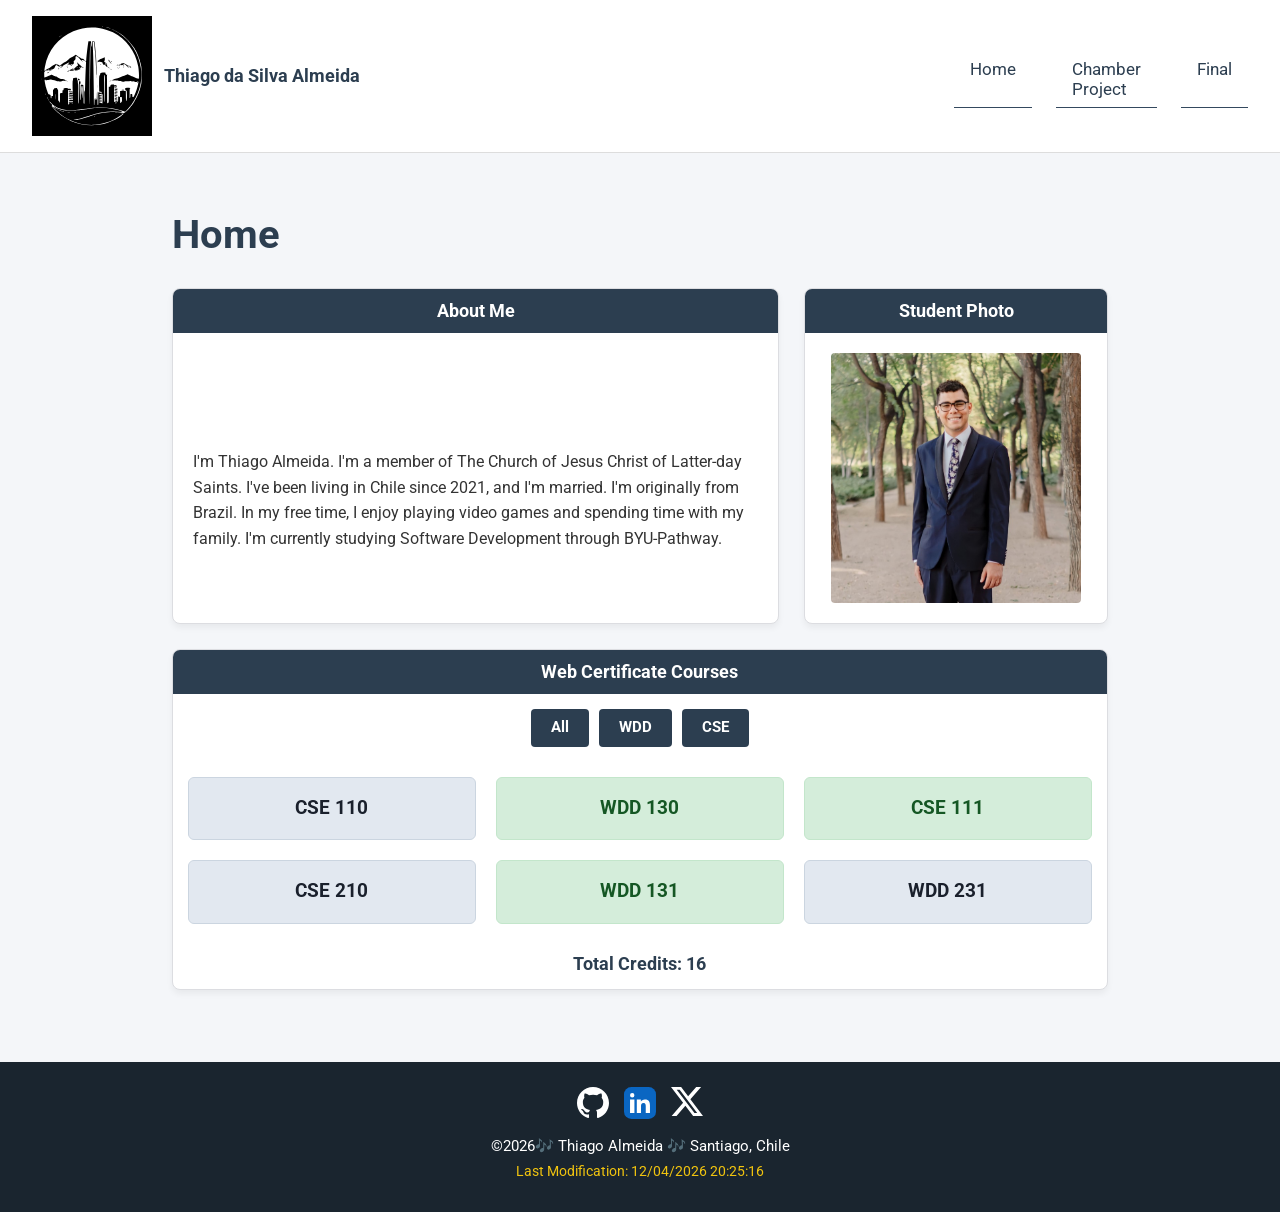
<file: index.html>
<!DOCTYPE html>
<html lang="en">
<head>
    <meta charset="UTF-8">
    <meta name="viewport" content="width=device-width, initial-scale=1.0">
    <title>WDD 231 – Web Frontend Development I – Thiago da Silva Almeida</title>
    <meta name="description"
      content="WDD 231 – Web Frontend Development I | Thiago Almeida, This is my assignment homepage. I use it to practice my web development skills.">
    <meta name="author" content="Thiago da Silva Almeida">
    <meta property="og:title" content="Thiago - Homepage">
    <meta property="og:description" content="This is my assignment homepage. I use it to practice my web development skills.">
    <meta property="og:image" content="https://thiagoalmeida001.github.io/wdd231/images/profile.jpg">
    <meta property="og:url" content="https://thiagoalmeida001.github.io/wdd231/">
    
    <link rel="preconnect" href="https://fonts.googleapis.com">
    <link rel="preconnect" href="https://fonts.gstatic.com" crossorigin>
    <link href="https://fonts.googleapis.com/css2?family=Roboto:ital,wght@0,100..900;1,100..900&display=swap" rel="stylesheet">
    
    <link rel="stylesheet" href="styles/normalize.css">
    <link rel="stylesheet" href="styles/base.css">
    <link rel="stylesheet" href="styles/large-base.css">
    <link rel="icon" href="images/favicon.ico">

    <script src="scripts/getdates.js" defer></script>
    <script src="scripts/courses.js" defer></script>
    <script src="scripts/navigation.js" defer></script>
</head>
<body>
    <header>
        <div class="logo-title-group">
            <div>
                <img src="images/logo.svg" alt="Thiago Almeida Site Logo" width="50" height="50">
                <span>Thiago da Silva Almeida</span>
            </div>
            <button id="menu-toggle" aria-label="Toggle Navigation Menu">☰</button>
        </div>
        <nav>
            <ul class="navigation" id="nav-menu">
                <li><a href="index.html">Home</a></li>
                <li><a href="chamberpage/index.html">Chamber Project</a></li>
                <li><a href="#">Final</a></li>
            </ul>
        </nav>
    </header>
    <main>
        <h1 class="main-title">Home</h1>
        <section class="card">
            <h2>About Me</h2>
            <div class="about-content">
                <p>I'm Thiago Almeida. I'm a member of The Church of Jesus Christ of Latter-day
                    Saints.
                    I've been living in Chile since 2021, and I'm married. I'm originally from Brazil.
                    In my
                    free time, I enjoy playing video games and spending time with my family. I'm
                    currently
                    studying Software Development through BYU-Pathway.
                </p>
                
            </div>
            </section>
        <section class="card">
            <h2>Student Photo</h2>
            <div class="profile">
                <img src="images/profile.jpg" alt="Thiago Almeida Profile Picture" class="profile-img">
            </div>      
        </section>
        <section class="card">
            <h2>Web Certificate Courses</h2>
            <div class="course-filters">
                <button id="all-courses">All</button>
                <button id="wdd-courses">WDD</button>
                <button id="cse-courses">CSE</button>
            </div>
            <div class="courses-container"></div>
            <p class="credits-total">Total Credits: <span id="total-credits"></span></p>
        </section>
        <dialog id="course-details"></dialog>
    </main>
    <footer>
        <div class="social-links">
            <a href="https://github.com/ThiagoAlmeida001" target="_blank" aria-label="Visita mi perfil de GitHub">
                <img src="images/github-white-icon.svg" alt="GitHub Logo" width="30" height="30">
            </a>
            <a href="https://www.linkedin.com/in/thiagodasilvaalmeida/" target="_blank" aria-label="Visita mi perfil de LinkedIn">
                <img src="images/linkedin-app-icon.svg" alt="LinkedIn Logo" width="30" height="30">
            </a>
            <a href="https://x.com/Thiagod27889542" target="_blank" aria-label="Visita mi perfil de X">
                <img src="images/x-social-media-white-icon.svg" alt="X Logo" width="30" height="30">
            </a>
        </div>
        <p>&copy;<span id="currentyear"></span>🎶 Thiago Almeida 🎶 Santiago, Chile</p>
        <p id="lastModified"></p>
    </footer>
</body>
</html>
</file>
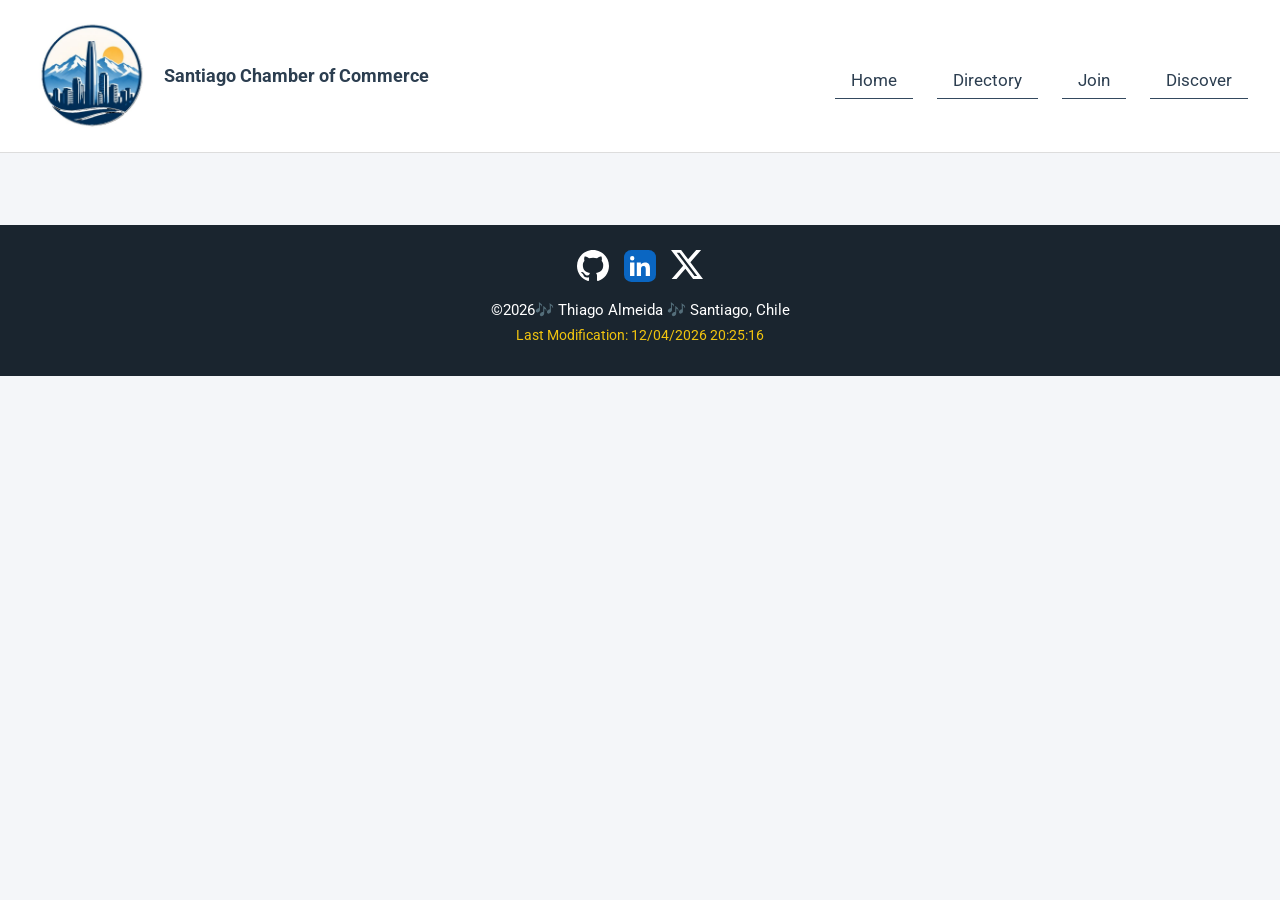
<file: chamberpage/index.html>
<!DOCTYPE html>
<html lang="en">
<head>
    <meta charset="UTF-8">
    <meta name="viewport" content="width=device-width, initial-scale=1.0">
    <title>WDD 231 – Web Frontend Development I – Thiago da Silva Almeida</title>
    <meta name="description"
      content="WDD 231 – Web Frontend Development I | Thiago Almeida, This is my assignment homepage. I use it to practice my web development skills.">
    <meta name="author" content="Thiago da Silva Almeida">
    <meta property="og:title" content="Thiago - Homepage">
    <meta property="og:description" content="This is my assignment homepage. I use it to practice my web development skills.">
    <meta property="og:image" content="https://thiagoalmeida001.github.io/wdd231/images/profile.jpg">
    <meta property="og:url" content="https://thiagoalmeida001.github.io/wdd231/">
    
    <link rel="preconnect" href="https://fonts.googleapis.com">
    <link rel="preconnect" href="https://fonts.gstatic.com" crossorigin>
    <link href="https://fonts.googleapis.com/css2?family=Roboto:ital,wght@0,100..900;1,100..900&display=swap" rel="stylesheet">
    <link rel="stylesheet" href="styles/chamber.css">
    <link rel="stylesheet" href="styles/chamber-large.css">
    <link rel="icon" href="images/favicon.ico">

    <script src="scripts/getdates.js" defer></script>
    <script src="scripts/navigation.js" defer></script>
</head>
<body>
    <header>
        <div class="logo-title-group">
            <div>
                <img src="images/logo.jpg" alt="Thiago Almeida Site Logo" width="50" height="50">
                <span>Santiago Chamber of Commerce</span>
            </div>
            <button id="menu-toggle" aria-label="Toggle Navigation Menu">☰</button>
        </div>
        <nav>
            <ul class="navigation" id="nav-menu">
                <li><a href="index.html">Home</a></li>
                <li><a href="directory.html">Directory</a></li>
                <li><a href="join.html">Join</a></li>
                <li><a href="discover.html">Discover</a></li>
            </ul>
        </nav>
    </header>
    <main>

    </main>
    <footer>
        <div class="social-links">
            <a href="https://github.com" target="_blank" aria-label="Visita mi perfil de GitHub">
                <img src="images/github-white-icon.svg" alt="GitHub Logo" width="30" height="30">
            </a>
            <a href="https://linkedin.com" target="_blank" aria-label="Visita mi perfil de LinkedIn">
                <img src="images/linkedin-app-icon.svg" alt="LinkedIn Logo" width="30" height="30">
            </a>
            <a href="https://x.com" target="_blank" aria-label="Visita mi perfil de X">
                <img src="images/x-social-media-white-icon.svg" alt="X Logo" width="30" height="30">
            </a>
        </div>
        <p>&copy;<span id="currentyear"></span>🎶 Thiago Almeida 🎶 Santiago, Chile</p>
        <p id="lastModified"></p>
    </footer>
</body>
</html>
</file>
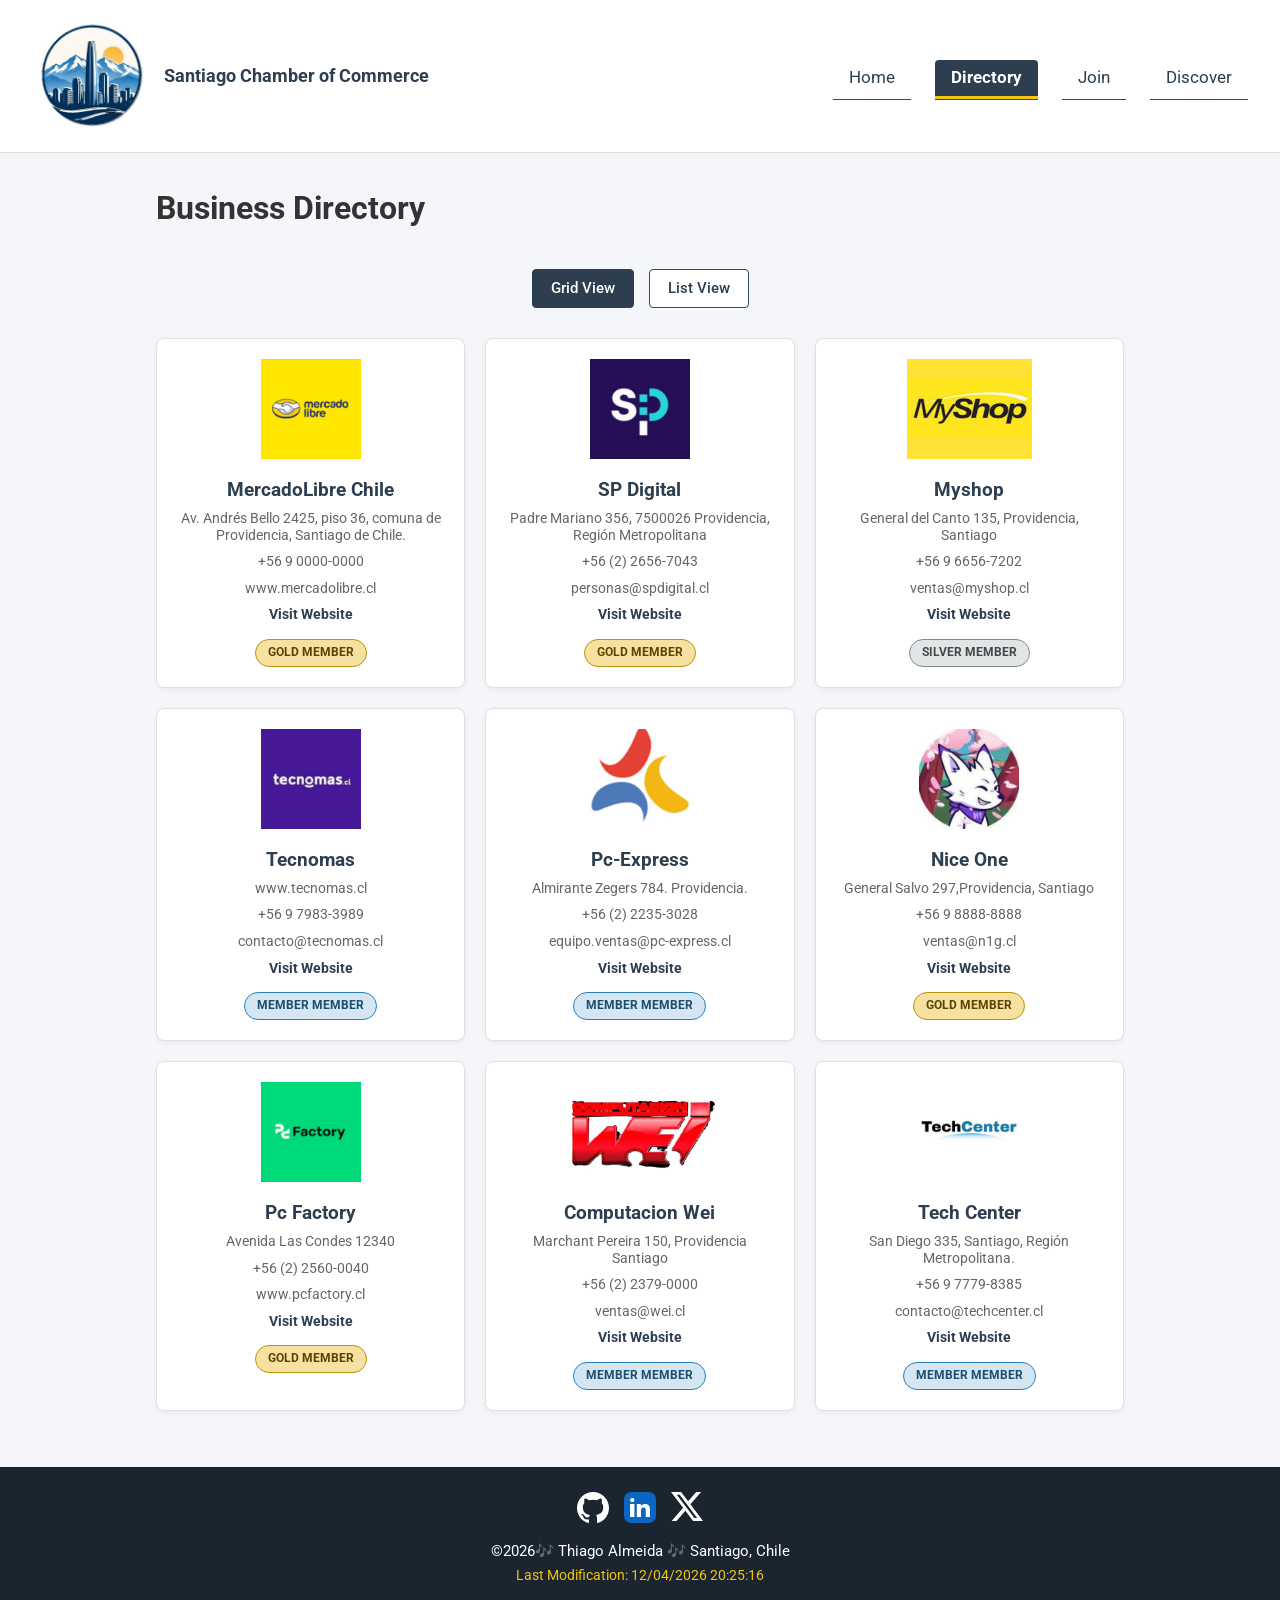
<file: chamber/directory.html>
<!DOCTYPE html>
<html lang="en">
<head>
    <meta charset="UTF-8">
    <meta name="viewport" content="width=device-width, initial-scale=1.0">
    <title>Santiago Chamber of Commerce - Directory</title>
    <meta name="description"
      content="Chamber of Commerce Directory page for Santiago, Chile. WDD 231 assignment.">
    <meta name="author" content="Thiago da Silva Almeida">
    <meta property="og:title" content="Santiago Chamber of Commerce Directory">
    <meta property="og:description" content="Chamber of Commerce Directory page for Santiago, Chile. WDD 231 assignment.">
    <meta property="og:type" content="website">
    <meta property="og:image" content="https://thiagoalmeida001.github.io/wdd231/images/profile.jpg">
    <meta property="og:url" content="https://thiagoalmeida001.github.io/wdd231/">
    
    <link rel="preconnect" href="https://fonts.googleapis.com">
    <link rel="preconnect" href="https://fonts.gstatic.com" crossorigin>
    <link href="https://fonts.googleapis.com/css2?family=Roboto:ital,wght@0,100..900;1,100..900&display=swap" rel="stylesheet">
    
    <link rel="stylesheet" href="styles/normalize.css">
    <link rel="stylesheet" href="styles/chamber.css">
    <link rel="stylesheet" href="styles/chamber-large.css">
    <link rel="icon" href="images/favicon.ico">

    <script src="scripts/getdates.js" defer></script>
    <script src="scripts/navigation.js" defer></script>
    <script src="scripts/directory.js" defer></script>

</head>
<body>
    <header>
        <div class="logo-title-group">
            <div>
                <img src="images/logo.jpg" alt="Thiago Almeida Site Logo" width="50" height="50">
                <span>Santiago Chamber of Commerce</span>
            </div>
            <button id="menu-toggle" aria-label="Toggle Navigation Menu">☰</button>
        </div>
        <nav>
            <ul class="navigation" id="nav-menu">
                <li><a href="index.html" >Home</a></li>
                <li><a href="directory.html" class="active">Directory</a></li>
                <li><a href="join.html">Join</a></li>
                <li><a href="discover.html">Discover</a></li>
            </ul>
        </nav>
    </header>
    <main>
        <h1>Business Directory</h1>

        <div class="directory-menu">
            <button id="grid-view-btn" class="active" aria-label="Grid View">Grid View</button>
            <button id="list-view-btn" aria-label="List View">List View</button>
        </div>

        <div id="directory-container" class="grid-layout"></div>
    </main>
    <footer>
        <div class="social-links">
            <a href="https://github.com" target="_blank" aria-label="Visita mi perfil de GitHub">
                <img src="images/github-white-icon.svg" alt="" width="30" height="30">
            </a>
            <a href="https://linkedin.com" target="_blank" aria-label="Visita mi perfil de LinkedIn">
                <img src="images/linkedin-app-icon.svg" alt="" width="30" height="30">
            </a>
            <a href="https://x.com" target="_blank" aria-label="Visita mi perfil de X">
                <img src="images/x-social-media-white-icon.svg" alt="" width="30" height="30">
            </a>
        </div>
        <p>&copy;<span id="currentyear"></span>🎶 Thiago Almeida 🎶 Santiago, Chile</p>
        <p id="lastModified"></p>
    </footer>
</body>
</html>
</file>
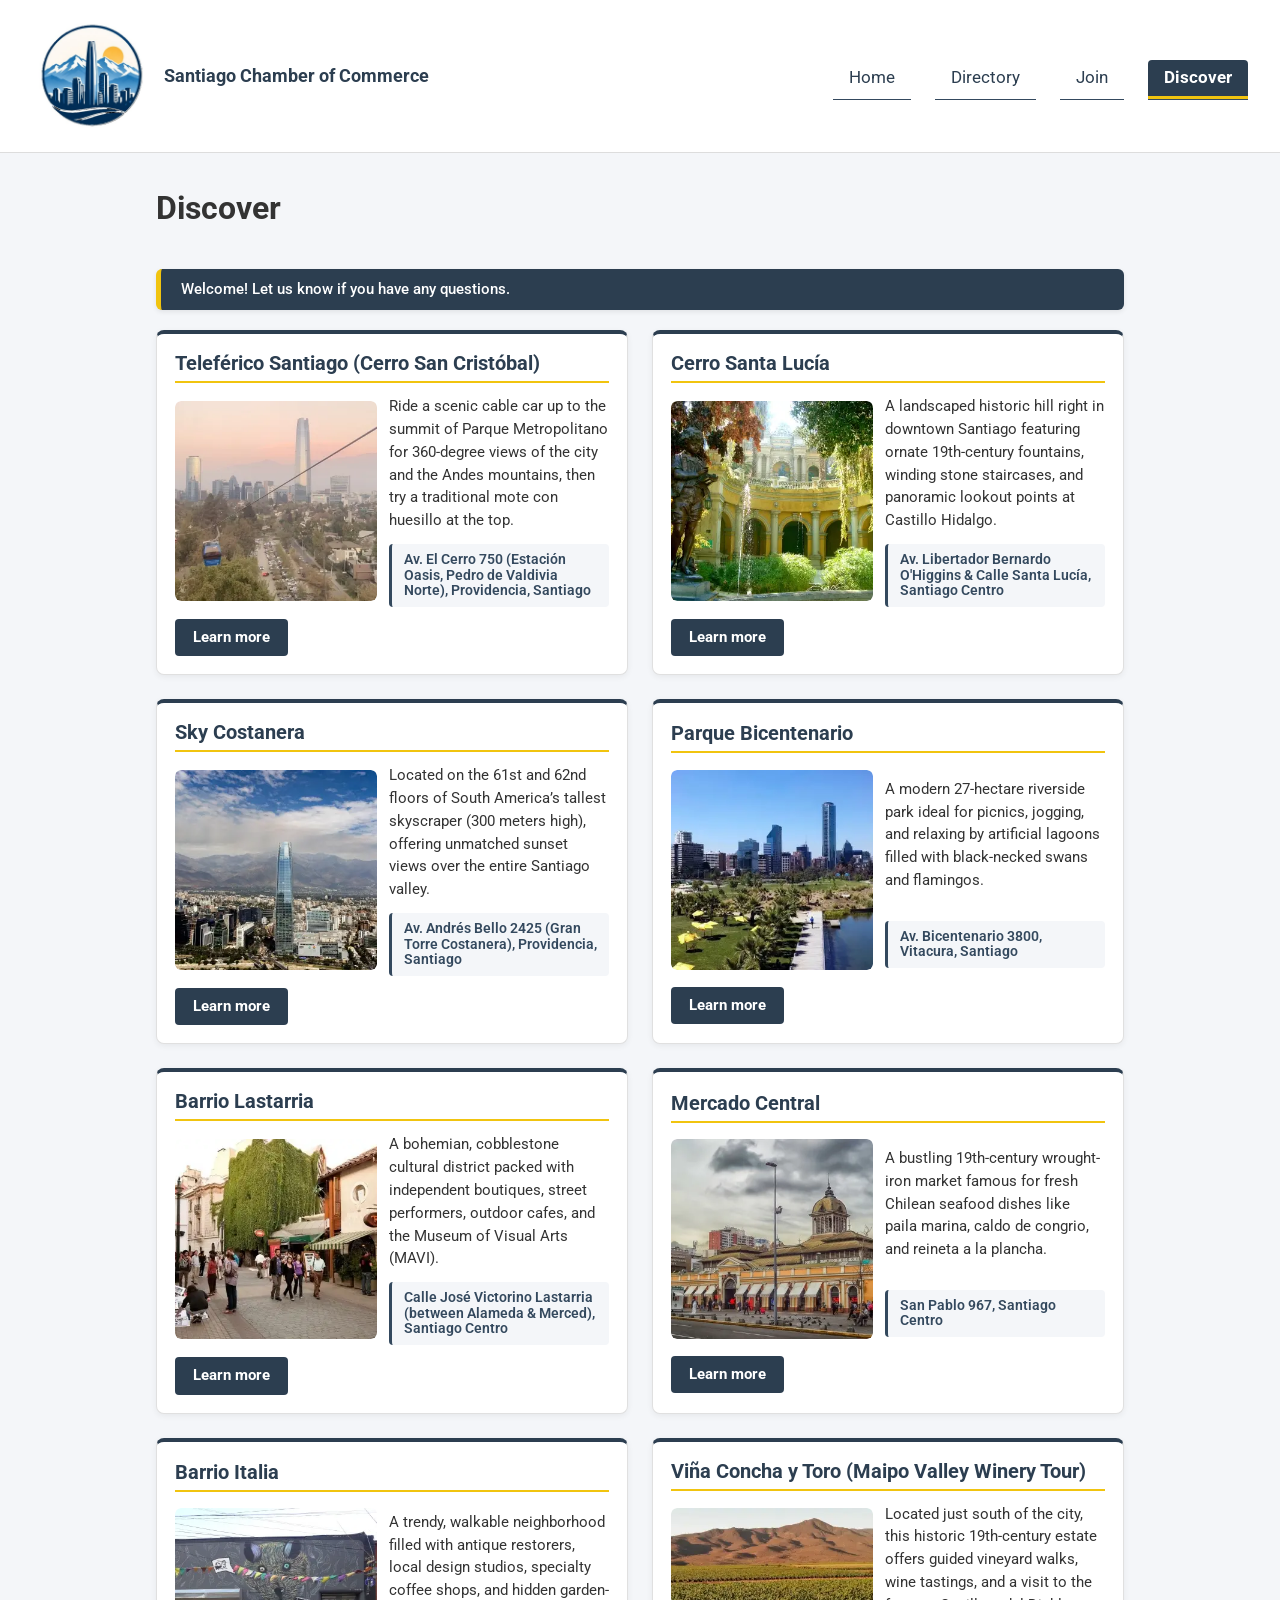
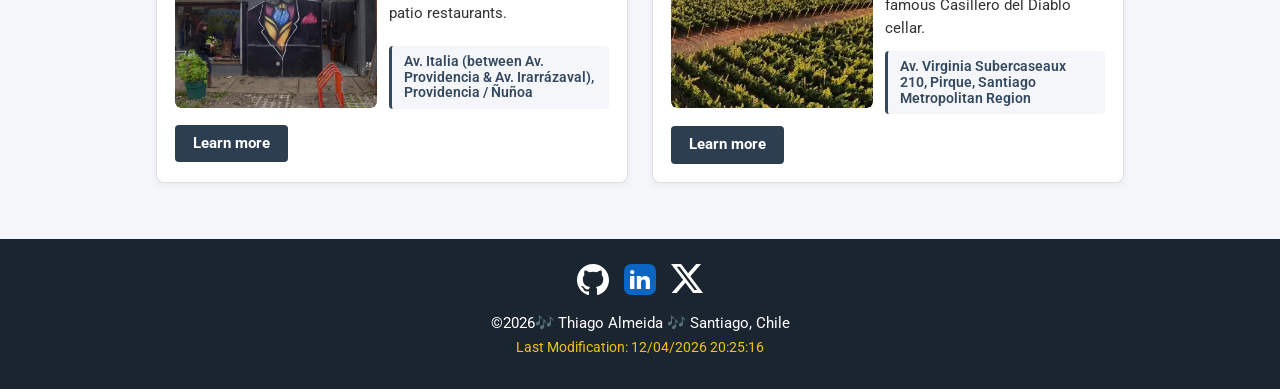
<file: chamber/discover.html>
<!DOCTYPE html>
<html lang="en">
<head>
    <meta charset="UTF-8">
    <meta name="viewport" content="width=device-width, initial-scale=1.0">
    <title>Santiago Chamber of Commerce - Discover</title>
    <meta name="description"
      content="Chamber of Commerce Discover page for Santiago, Chile. WDD 231 assignment.">
    <meta name="author" content="Thiago da Silva Almeida">
    <meta property="og:title" content="Santiago Chamber of Commerce Discover">
    <meta property="og:description" content="Chamber of Commerce Discover page for Santiago, Chile. WDD 231 assignment.">
    <meta property="og:type" content="website">
    <meta property="og:image" content="https://thiagoalmeida001.github.io/wdd231/images/profile.jpg">
    <meta property="og:url" content="https://thiagoalmeida001.github.io/wdd231/">
    
    <link rel="preconnect" href="https://fonts.googleapis.com">
    <link rel="preconnect" href="https://fonts.gstatic.com" crossorigin>
    <link href="https://fonts.googleapis.com/css2?family=Roboto:ital,wght@0,100..900;1,100..900&display=swap" rel="stylesheet">
    
    <link rel="stylesheet" href="styles/normalize.css">
    <link rel="stylesheet" href="styles/chamber.css">
    <link rel="stylesheet" href="styles/chamber-medium.css">
    <link rel="stylesheet" href="styles/chamber-large.css">
    <link rel="icon" href="images/favicon.ico">

    <script src="scripts/getdates.js" defer></script>
    <script src="scripts/navigation.js" defer></script>

    <script type="module" src="scripts/discover.mjs"></script>
    <script type="module" src="scripts/lastvisit.mjs"></script>

</head>
<body>
    <header>
        <div class="logo-title-group">
            <div>
                <img src="images/logo.jpg" alt="Thiago Almeida Site Logo" width="50" height="50">
                <span>Santiago Chamber of Commerce</span>
            </div>
            <button id="menu-toggle" aria-label="Toggle Navigation Menu">☰</button>
        </div>
        <nav>
            <ul class="navigation" id="nav-menu">
                <li><a href="index.html">Home</a></li>
                <li><a href="directory.html">Directory</a></li>
                <li><a href="join.html">Join</a></li>
                <li><a href="discover.html" class="active">Discover</a></li>
            </ul>
        </nav>
    </header>
    <main>

        <h1>Discover</h1>
        <p id="last-visit"></p>

        <div id="allplaces"></div>

    </main>
    <footer>
        <div class="social-links">
            <a href="https://github.com" target="_blank" aria-label="Visita mi perfil de GitHub">
                <img src="images/github-white-icon.svg" alt="" width="30" height="30">
            </a>
            <a href="https://linkedin.com" target="_blank" aria-label="Visita mi perfil de LinkedIn">
                <img src="images/linkedin-app-icon.svg" alt="" width="30" height="30">
            </a>
            <a href="https://x.com" target="_blank" aria-label="Visita mi perfil de X">
                <img src="images/x-social-media-white-icon.svg" alt="" width="30" height="30">
            </a>
        </div>
        <p>&copy;<span id="currentyear"></span>🎶 Thiago Almeida 🎶 Santiago, Chile</p>
        <p id="lastModified"></p>
    </footer>
</body>
</html>
</file>
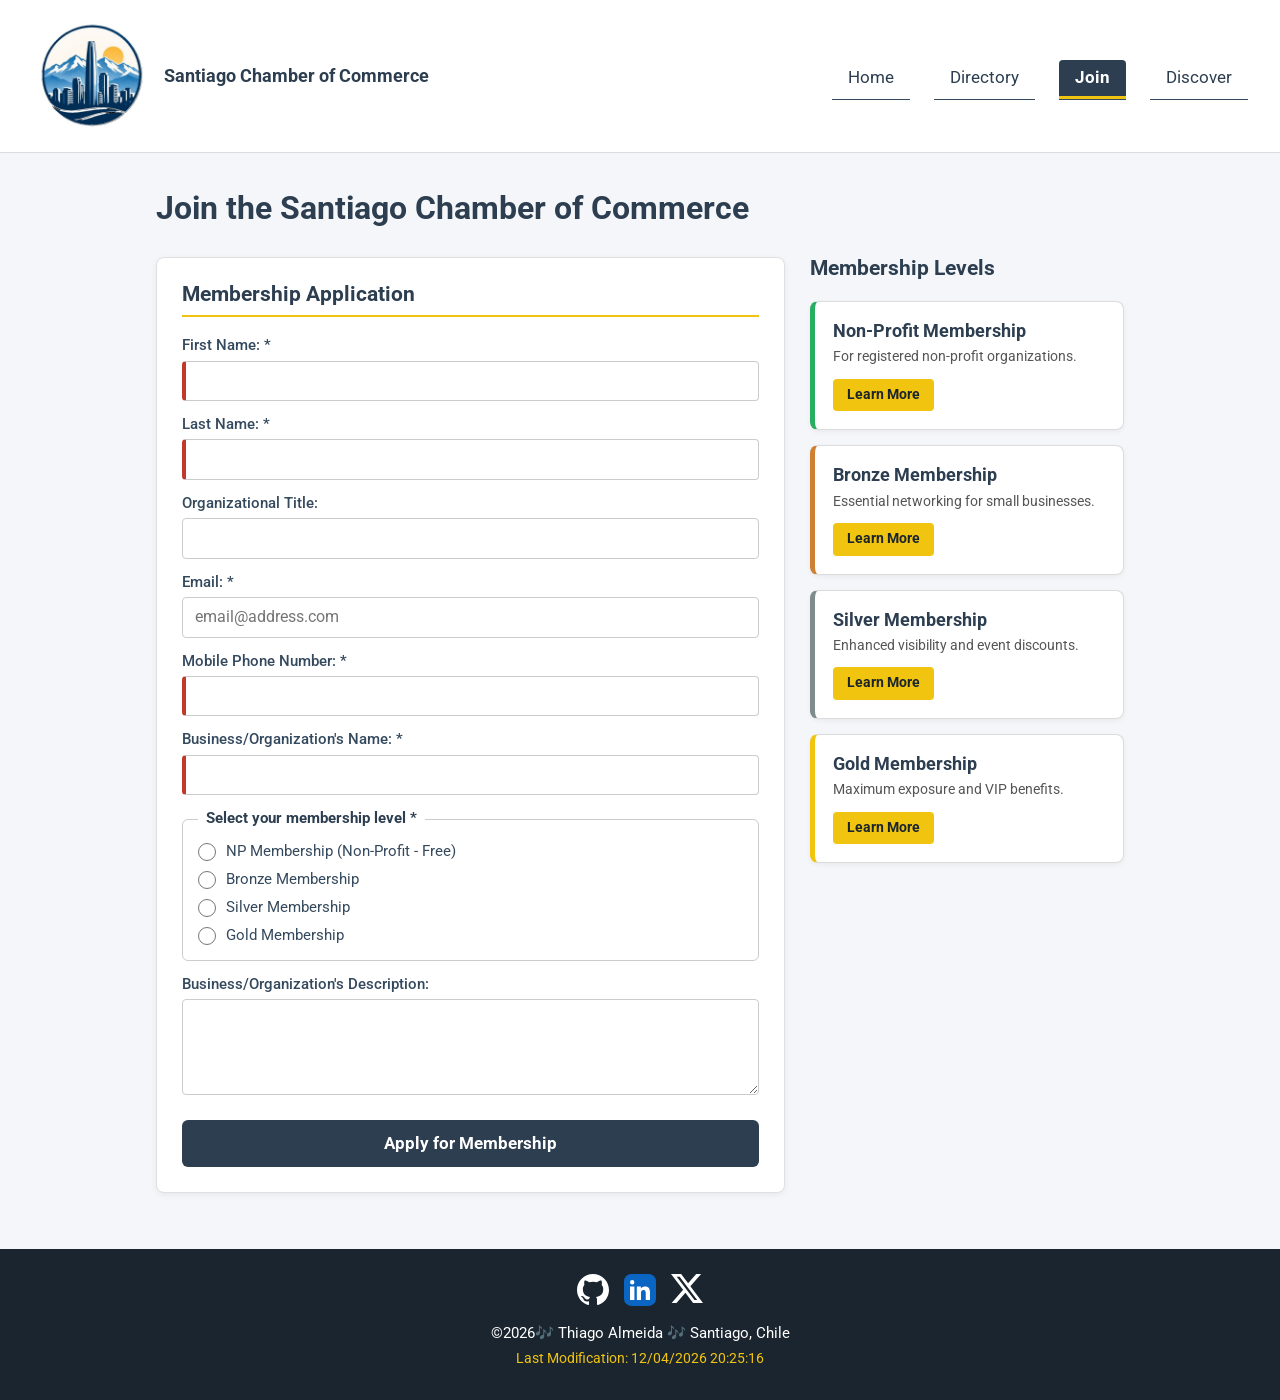
<file: chamber/join.html>
<!DOCTYPE html>
<html lang="en">
<head>
    <meta charset="UTF-8">
    <meta name="viewport" content="width=device-width, initial-scale=1.0">
    <title>Santiago Chamber of Commerce - Join</title>
    <meta name="description"
      content="Chamber of Commerce Join page for Santiago, Chile. WDD 231 assignment.">
    <meta name="author" content="Thiago da Silva Almeida">
    <meta property="og:title" content="Santiago Chamber of Commerce Join">
    <meta property="og:description" content="Chamber of Commerce Join page for Santiago, Chile. WDD 231 assignment.">
    <meta property="og:type" content="website">
    <meta property="og:image" content="https://thiagoalmeida001.github.io/wdd231/images/profile.jpg">
    <meta property="og:url" content="https://thiagoalmeida001.github.io/wdd231/">
    
    <link rel="preconnect" href="https://fonts.googleapis.com">
    <link rel="preconnect" href="https://fonts.gstatic.com" crossorigin>
    <link href="https://fonts.googleapis.com/css2?family=Roboto:ital,wght@0,100..900;1,100..900&display=swap" rel="stylesheet">
    
    <link rel="stylesheet" href="styles/normalize.css">
    <link rel="stylesheet" href="styles/chamber.css">
    <link rel="stylesheet" href="styles/chamber-large.css">
    <link rel="icon" href="images/favicon.ico">

    <script src="scripts/getdates.js" defer></script>
    <script src="scripts/navigation.js" defer></script>
    <script src="scripts/join.js" defer></script>

</head>
<body>
    <header>
        <div class="logo-title-group">
            <div>
                <img src="images/logo.jpg" alt="Thiago Almeida Site Logo" width="50" height="50">
                <span>Santiago Chamber of Commerce</span>
            </div>
            <button id="menu-toggle" aria-label="Toggle Navigation Menu">☰</button>
        </div>
        <nav>
            <ul class="navigation" id="nav-menu">
                <li><a href="index.html" >Home</a></li>
                <li><a href="directory.html">Directory</a></li>
                <li><a href="join.html" class="active">Join</a></li>
                <li><a href="discover.html">Discover</a></li>
            </ul>
        </nav>
    </header>
    <main class="join-main">
        <h1>Join the Santiago Chamber of Commerce</h1>

        <div class="join-layout">
            
            <form action="thankyou.html" method="get" class="membership-form">
                <h2>Membership Application</h2>
                
                <label>First Name: *
                    <input type="text" name="firstName" title="Enter your first name" autocomplete="given-name" required>
                </label>
                
                <label>Last Name: *
                    <input type="text" name="lastName" title="Enter your last name" autocomplete="family-name" required>
                </label>
                
                <label>Organizational Title:
                    <input type="text" name="organizationalTitle" title="Minimum 7 characters; only letters, spaces, and hyphens allowed" autocomplete="organization-title" pattern="[A-Za-z\s\-]{7,}">
                </label>
                
                <label>Email: *
                    <input type="email" name="email" title="Enter a valid email address" autocomplete="email" placeholder="email@address.com" required>
                </label>
                
                <label>Mobile Phone Number: *
                    <input type="tel" name="phone" title="Enter your mobile phone number" autocomplete="tel" required>
                </label>
                
                <label>Business/Organization's Name: *
                    <input type="text" name="organizationName" title="Enter your business or organization name" autocomplete="organization" required>
                </label>
                
                <fieldset class="group">
                    <legend>Select your membership level *</legend>
                    
                    <label class="radio-label">
                        <input type="radio" name="membershipLevel" value="np" required> NP Membership (Non-Profit - Free)
                    </label>
                    <label class="radio-label">
                        <input type="radio" name="membershipLevel" value="bronze" required> Bronze Membership
                    </label>
                    <label class="radio-label">
                        <input type="radio" name="membershipLevel" value="silver" required> Silver Membership
                    </label>
                    <label class="radio-label">
                        <input type="radio" name="membershipLevel" value="gold" required> Gold Membership
                    </label>
                    
                </fieldset>
                
                <label>Business/Organization's Description:
                    <textarea name="description" title="Describe your business or organization" rows="4"></textarea>
                </label>
                
                <input type="hidden" id="timestamp" name="timestamp">
                
                <input type="submit" value="Apply for Membership" class="submit-btn">
            </form>
            
            <section class="membership-cards">
                <h2>Membership Levels</h2>
                
                <div class="level-card card-anim-1">
                    <h3>Non-Profit Membership</h3>
                    <p>For registered non-profit organizations.</p>
                    <button type="button" class="info-btn" data-modal="modal-np">Learn More</button>
                </div>
                
                <div class="level-card card-anim-2">
                    <h3>Bronze Membership</h3>
                    <p>Essential networking for small businesses.</p>
                    <button type="button" class="info-btn" data-modal="modal-bronze">Learn More</button>
                </div>
                
                <div class="level-card card-anim-3">
                    <h3>Silver Membership</h3>
                    <p>Enhanced visibility and event discounts.</p>
                    <button type="button" class="info-btn" data-modal="modal-silver">Learn More</button>
                </div>
                
                <div class="level-card card-anim-4">
                    <h3>Gold Membership</h3>
                    <p>Maximum exposure and VIP benefits.</p>
                    <button type="button" class="info-btn" data-modal="modal-gold">Learn More</button>
                </div>
            </section>
        </div>

        <dialog id="modal-np">
            <button class="close-modal" aria-label="close">❌</button>
            <h3>NP Membership Benefits</h3>
            <p><strong>Cost:</strong> Free ($0/year)</p>
            <ul>
                <li>Directory listing on the Chamber website</li>
                <li>Access to monthly community networking meetings</li>
                <li>Subscription to the Chamber newsletter</li>
            </ul>
        </dialog>

        <dialog id="modal-bronze">
            <button class="close-modal" aria-label="close">❌</button>
            <h3>Bronze Membership Benefits</h3>
            <p><strong>Cost:</strong> $150/year</p>
            <ul>
                <li>All NP Membership benefits</li>
                <li>10% discount on Chamber training workshops</li>
                <li>Ribbon-cutting ceremony announcement</li>
            </ul>
        </dialog>

        <dialog id="modal-silver">
            <button class="close-modal" aria-label="close">❌</button>
            <h3>Silver Membership Benefits</h3>
            <p><strong>Cost:</strong> $300/year</p>
            <ul>
                <li>All Bronze Membership benefits</li>
                <li>Eligible for Home Page Spotlight rotation</li>
                <li>25% discount on event sponsorship and booths</li>
            </ul>
        </dialog>

        <dialog id="modal-gold">
            <button class="close-modal" aria-label="close">❌</button>
            <h3>Gold Membership Benefits</h3>
            <p><strong>Cost:</strong> $500/year</p>
            <ul>
                <li>All Silver Membership benefits</li>
                <li>Priority Home Page spotlight placement</li>
                <li>Free VIP tickets to the Annual Business Summit</li>
                <li>Featured article in our quarterly magazine</li>
            </ul>
        </dialog>
    </main>
    <footer>
        <div class="social-links">
            <a href="https://github.com" target="_blank" aria-label="Visita mi perfil de GitHub">
                <img src="images/github-white-icon.svg" alt="" width="30" height="30">
            </a>
            <a href="https://linkedin.com" target="_blank" aria-label="Visita mi perfil de LinkedIn">
                <img src="images/linkedin-app-icon.svg" alt="" width="30" height="30">
            </a>
            <a href="https://x.com" target="_blank" aria-label="Visita mi perfil de X">
                <img src="images/x-social-media-white-icon.svg" alt="" width="30" height="30">
            </a>
        </div>
        <p>&copy;<span id="currentyear"></span>🎶 Thiago Almeida 🎶 Santiago, Chile</p>
        <p id="lastModified"></p>
    </footer>
</body>
</html>
</file>
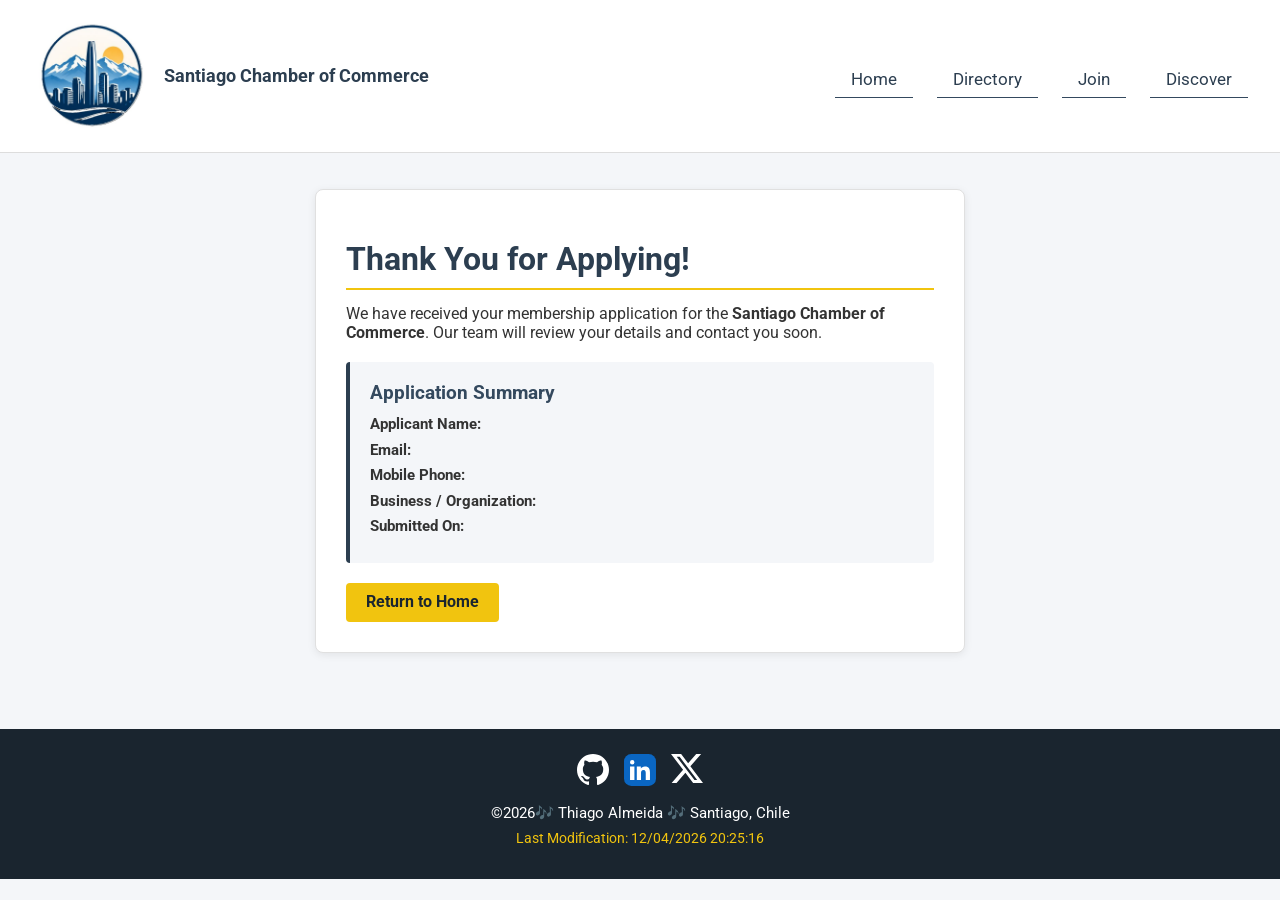
<file: chamber/thankyou.html>
<!DOCTYPE html>
<html lang="en">
<head>
    <meta charset="UTF-8">
    <meta name="viewport" content="width=device-width, initial-scale=1.0">
    <title>Santiago Chamber of Commerce - Join</title>
    <meta name="description"
      content="Chamber of Commerce Join page for Santiago, Chile. WDD 231 assignment.">
    <meta name="author" content="Thiago da Silva Almeida">
    <meta property="og:title" content="Santiago Chamber of Commerce Join">
    <meta property="og:description" content="Chamber of Commerce Join page for Santiago, Chile. WDD 231 assignment.">
    <meta property="og:type" content="website">
    <meta property="og:image" content="https://thiagoalmeida001.github.io/wdd231/images/profile.jpg">
    <meta property="og:url" content="https://thiagoalmeida001.github.io/wdd231/">
    
    <link rel="preconnect" href="https://fonts.googleapis.com">
    <link rel="preconnect" href="https://fonts.gstatic.com" crossorigin>
    <link href="https://fonts.googleapis.com/css2?family=Roboto:ital,wght@0,100..900;1,100..900&display=swap" rel="stylesheet">
    
    <link rel="stylesheet" href="styles/normalize.css">
    <link rel="stylesheet" href="styles/chamber.css">
    <link rel="stylesheet" href="styles/chamber-large.css">
    <link rel="icon" href="images/favicon.ico">

    <script src="scripts/getdates.js" defer></script>
    <script src="scripts/navigation.js" defer></script>
    <script src="scripts/thankyou.js" defer></script>

</head>
<body>
    <header>
        <div class="logo-title-group">
            <div>
                <img src="images/logo.jpg" alt="Thiago Almeida Site Logo" width="50" height="50">
                <span>Santiago Chamber of Commerce</span>
            </div>
            <button id="menu-toggle" aria-label="Toggle Navigation Menu">☰</button>
        </div>
        <nav>
            <ul class="navigation" id="nav-menu">
                <li><a href="index.html" >Home</a></li>
                <li><a href="directory.html">Directory</a></li>
                <li><a href="join.html">Join</a></li>
                <li><a href="discover.html">Discover</a></li>
            </ul>
        </nav>
    </header>
    <main class="thankyou-main">
        <section class="confirmation-card">
            <h1>Thank You for Applying!</h1>
            <p>We have received your membership application for the <strong>Santiago Chamber of Commerce</strong>. Our team will review your details and contact you soon.</p>
            
            <div id="results" class="submission-details">
            </div>

            <a href="index.html" class="cta-button">Return to Home</a>
        </section>
    </main>
    <footer>
        <div class="social-links">
            <a href="https://github.com" target="_blank" aria-label="Visita mi perfil de GitHub">
                <img src="images/github-white-icon.svg" alt="" width="30" height="30">
            </a>
            <a href="https://linkedin.com" target="_blank" aria-label="Visita mi perfil de LinkedIn">
                <img src="images/linkedin-app-icon.svg" alt="" width="30" height="30">
            </a>
            <a href="https://x.com" target="_blank" aria-label="Visita mi perfil de X">
                <img src="images/x-social-media-white-icon.svg" alt="" width="30" height="30">
            </a>
        </div>
        <p>&copy;<span id="currentyear"></span>🎶 Thiago Almeida 🎶 Santiago, Chile</p>
        <p id="lastModified"></p>
    </footer>
</body>
</html>
</file>
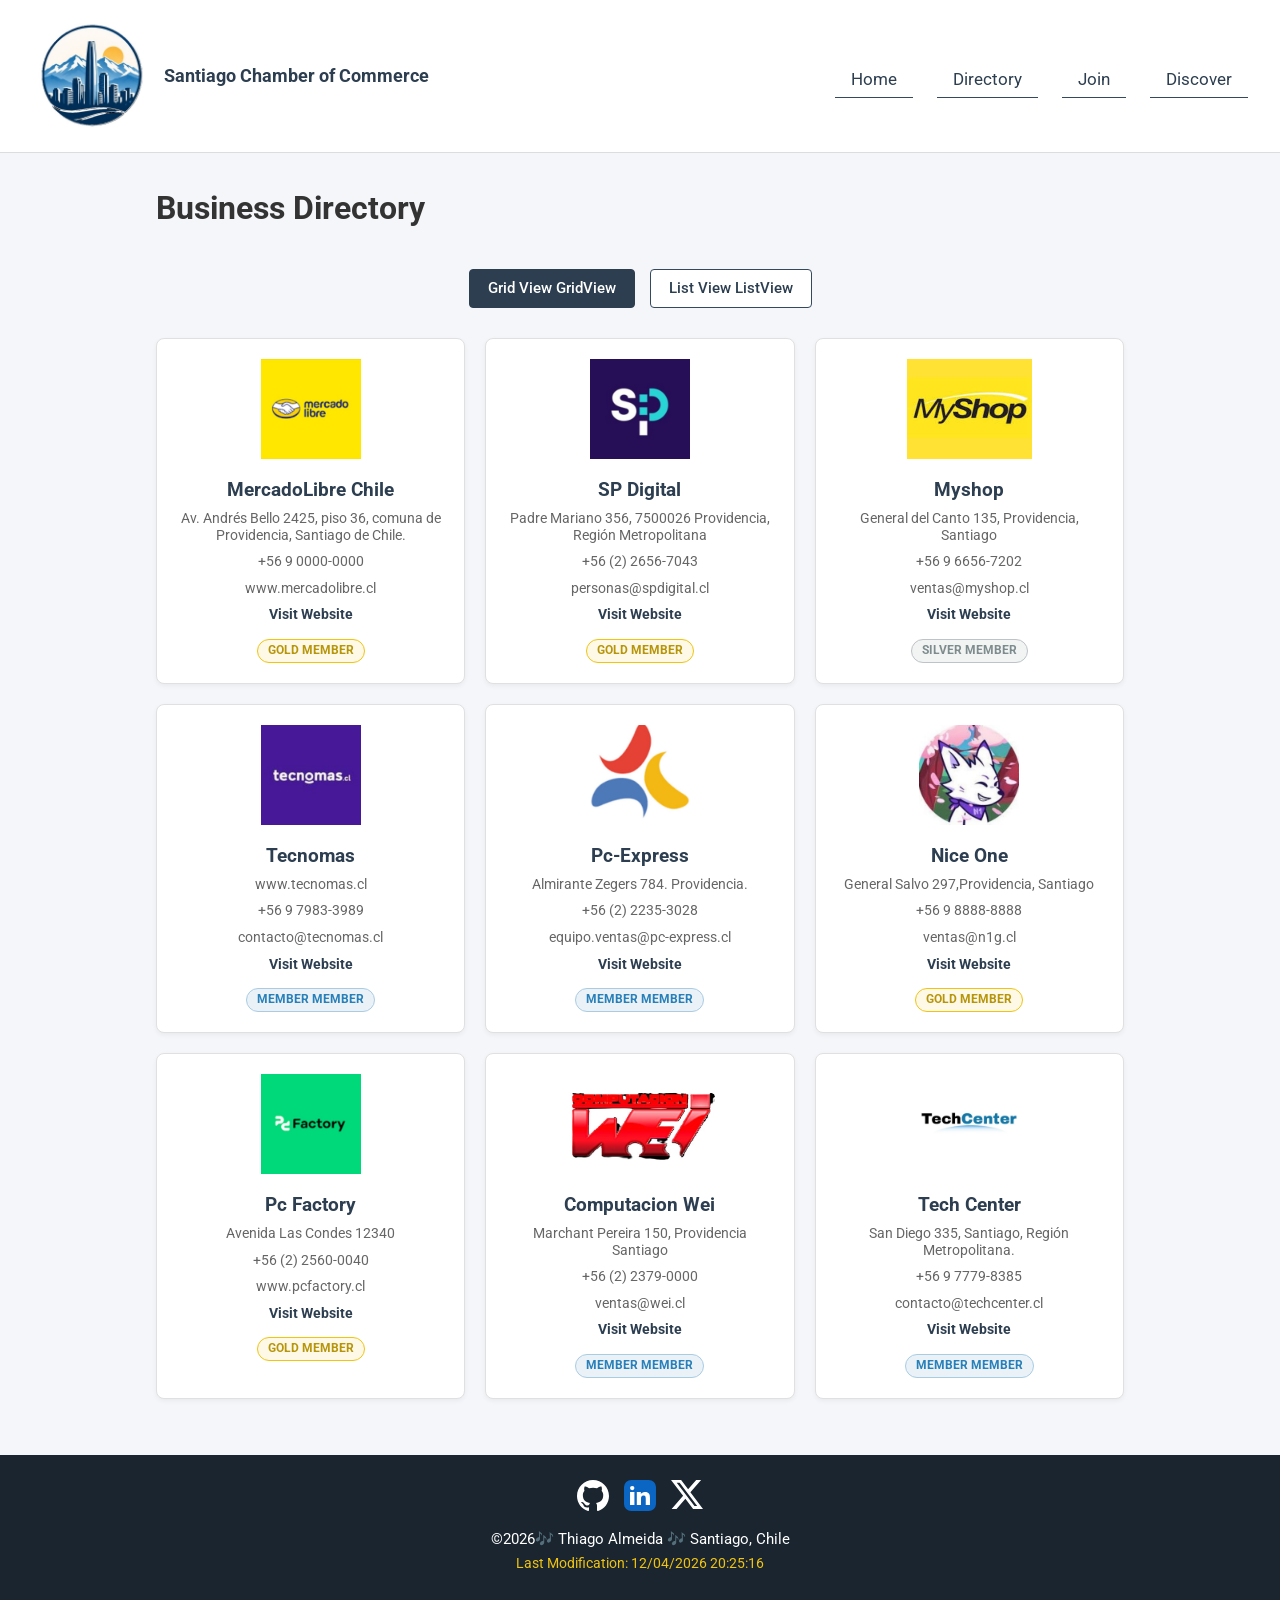
<file: chamberpage/directory.html>
<!DOCTYPE html>
<html lang="en">
<head>
    <meta charset="UTF-8">
    <meta name="viewport" content="width=device-width, initial-scale=1.0">
    <title>Santiago Chamber of Commerce - Directory</title>
    <meta name="description"
      content="Chamber of Commerce Directory page for Santiago, Chile. WDD 231 assignment.">
    <meta name="author" content="Thiago da Silva Almeida">
    <meta property="og:title" content="Santiago Chamber of Commerce Directory">
    <meta property="og:type" content="website">
    <meta property="og:image" content="https://thiagoalmeida001.github.io/wdd231/images/profile.jpg">
    <meta property="og:url" content="https://thiagoalmeida001.github.io/wdd231/">
    
    <link rel="preconnect" href="https://fonts.googleapis.com">
    <link rel="preconnect" href="https://fonts.gstatic.com" crossorigin>
    <link href="https://fonts.googleapis.com/css2?family=Roboto:ital,wght@0,100..900;1,100..900&display=swap" rel="stylesheet">
    
    <link rel="stylesheet" href="styles/normalize.css">
    <link rel="stylesheet" href="styles/chamber.css">
    <link rel="stylesheet" href="styles/chamber-large.css">
    <link rel="icon" href="images/favicon.ico">

    <script src="scripts/getdates.js" defer></script>
    <script src="scripts/navigation.js" defer></script>
    <script src="scripts/directory.js" defer></script>

</head>
<body>
    <header>
        <div class="logo-title-group">
            <div>
                <img src="images/logo.jpg" alt="Thiago Almeida Site Logo" width="50" height="50">
                <span>Santiago Chamber of Commerce</span>
            </div>
            <button id="menu-toggle" aria-label="Toggle Navigation Menu">☰</button>
        </div>
        <nav>
            <ul class="navigation" id="nav-menu">
                <li><a href="index.html">Home</a></li>
                <li><a href="directory.html">Directory</a></li>
                <li><a href="join.html">Join</a></li>
                <li><a href="discover.html">Discover</a></li>
            </ul>
        </nav>
    </header>
    <main>
        <h1>Business Directory</h1>

        <div class="directory-menu">
            <button id="grid-view-btn" class="active" aria-label="Grid View">Grid View GridView</button>
            <button id="list-view-btn" aria-label="List View">List View ListView</button>
        </div>

        <div id="directory-container" class="grid-layout"></div>
    </main>
    <footer>
        <div class="social-links">
            <a href="https://github.com" target="_blank" aria-label="Visita mi perfil de GitHub">
                <img src="images/github-white-icon.svg" alt="GitHub Logo" width="30" height="30">
            </a>
            <a href="https://linkedin.com" target="_blank" aria-label="Visita mi perfil de LinkedIn">
                <img src="images/linkedin-app-icon.svg" alt="LinkedIn Logo" width="30" height="30">
            </a>
            <a href="https://x.com" target="_blank" aria-label="Visita mi perfil de X">
                <img src="images/x-social-media-white-icon.svg" alt="X Logo" width="30" height="30">
            </a>
        </div>
        <p>&copy;<span id="currentyear"></span>🎶 Thiago Almeida 🎶 Santiago, Chile</p>
        <p id="lastModified"></p>
    </footer>
</body>
</html>
</file>
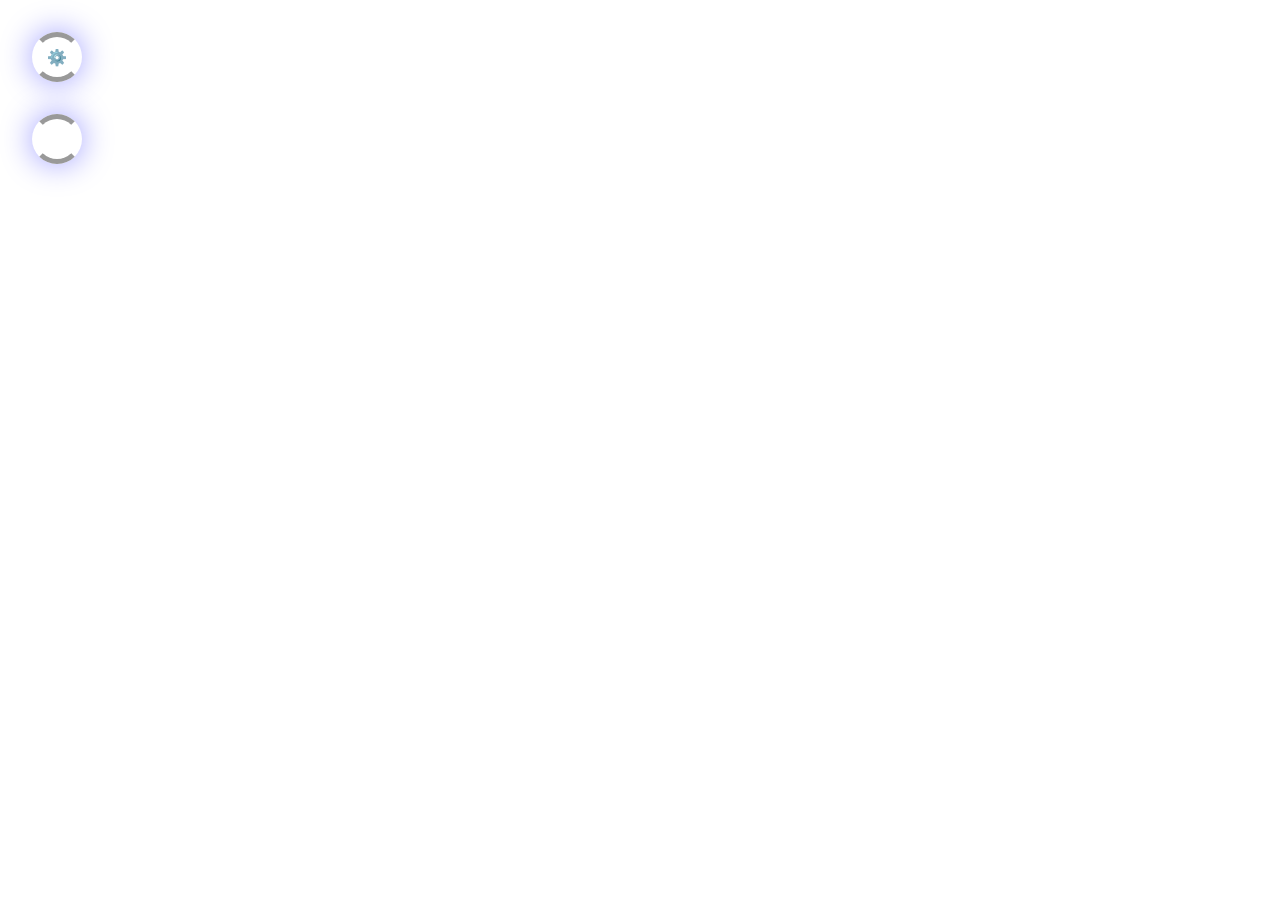
<file: Practice/animation.html>
<!DOCTYPE html>
<html lang="en">
<head>
    <meta charset="UTF-8">
    <meta name="viewport" content="width=device-width, initial-scale=1.0">
    <title>Animation Practice</title>

    <link rel="stylesheet" href="styles/animation.css">
 
    <script src="" defer></script>
</head>
<body>
    <div class="loader">
        
    </div>

    <div class="loader-t"></div>
</body>
</html>
</file>
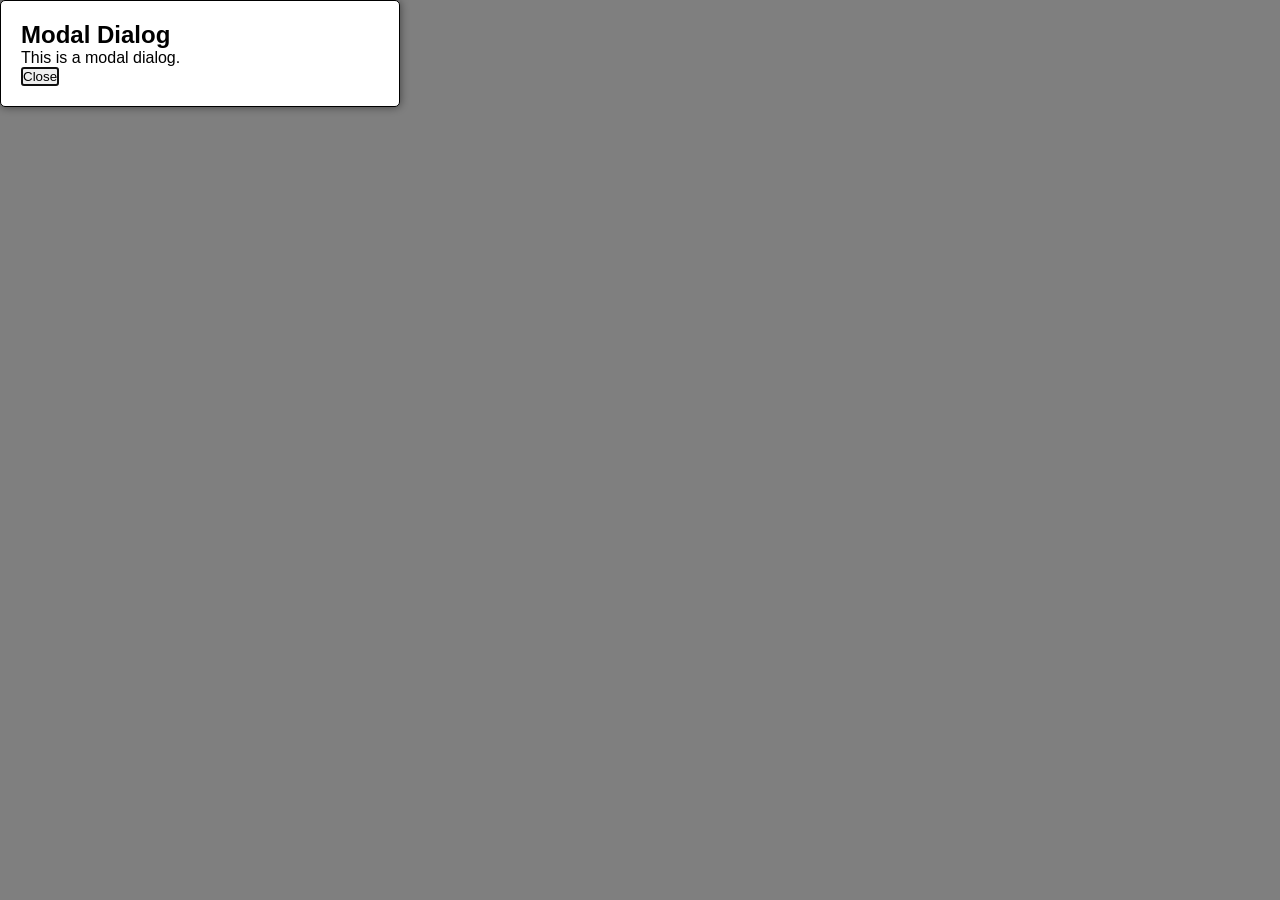
<file: Practice/modal.html>
<!DOCTYPE html>
<html lang="en">
<head>
    <meta charset="UTF-8">
    <meta name="viewport" content="width=device-width, initial-scale=1.0">
    <title>Modal Practice</title>

    <link rel="stylesheet" href="styles/modal.css">
 
    <script src="scripts/modal.js" defer></script>
</head>
<body>
    <dialog id="myModal">
        <h2>Modal Dialog</h2>
        <p>This is a modal dialog.</p>
        <button id="closeModal">Close</button>
    </dialog>
</body>
</html>
</file>
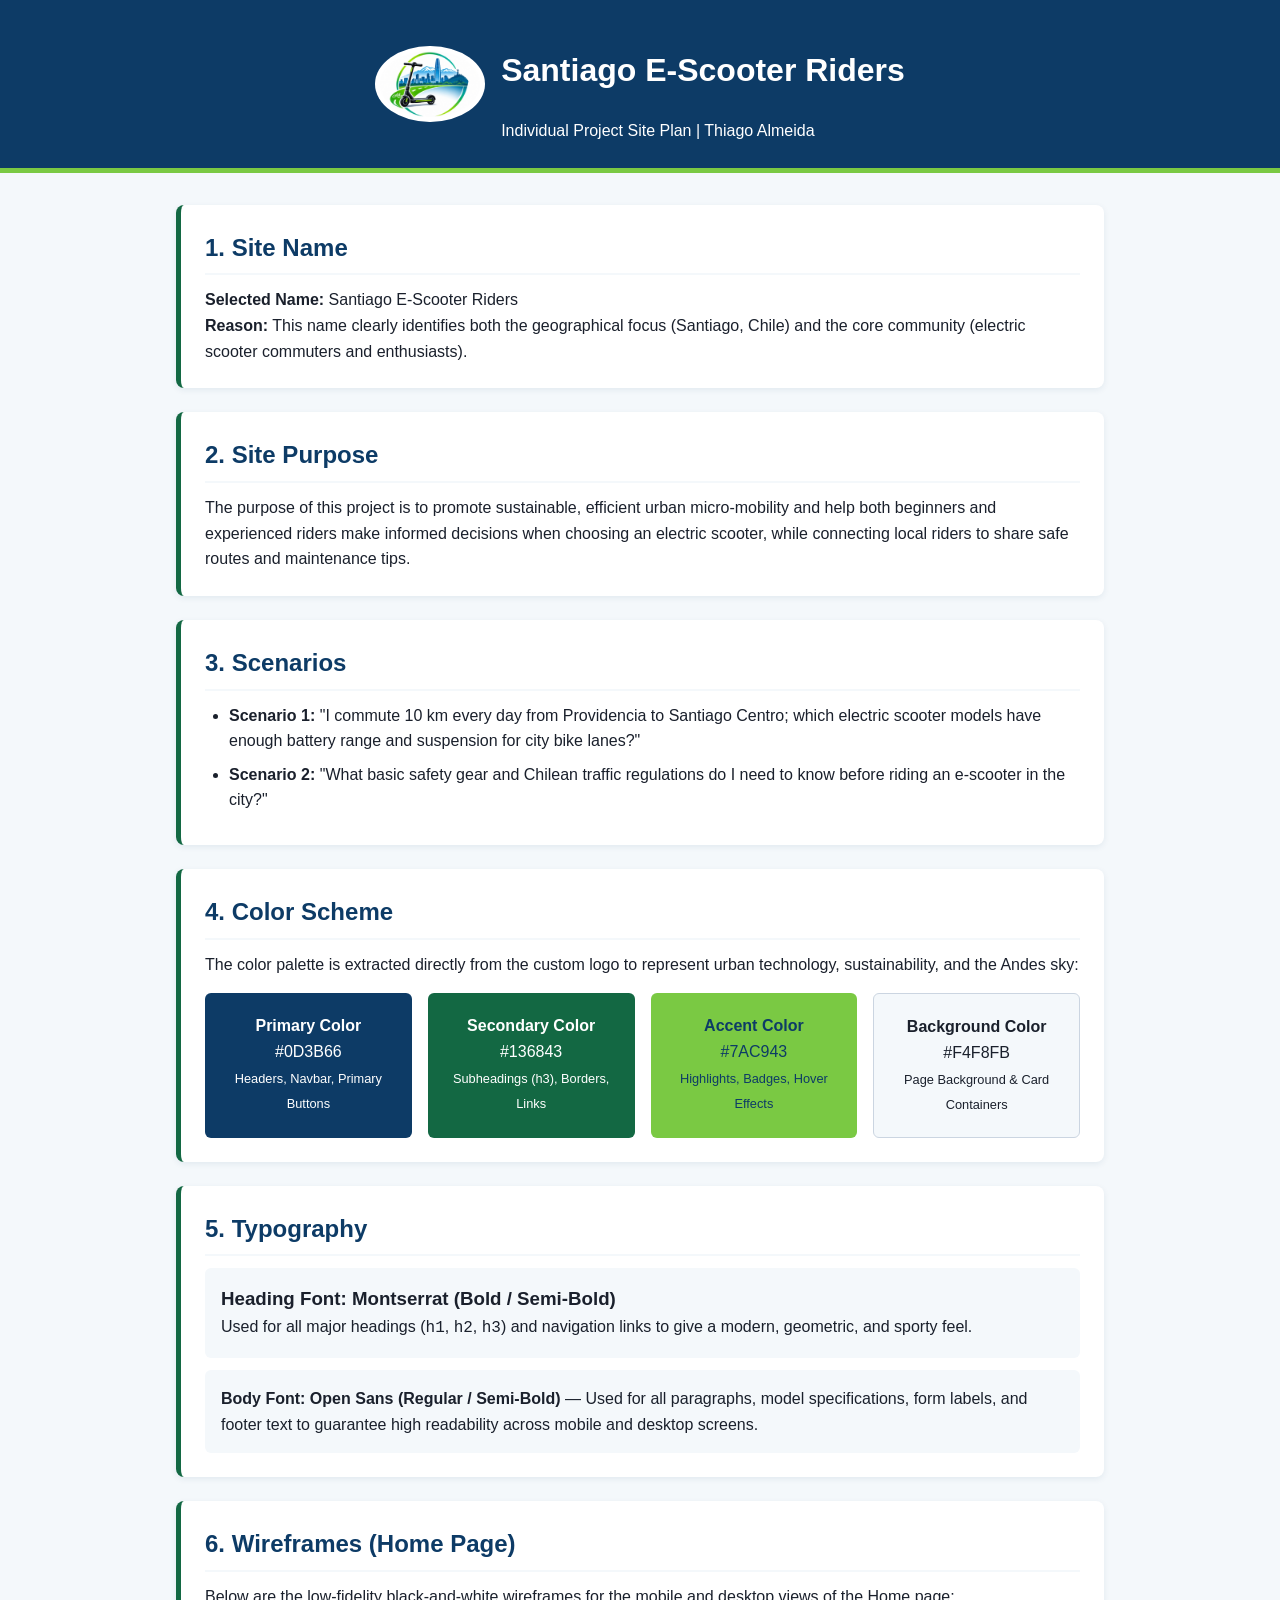
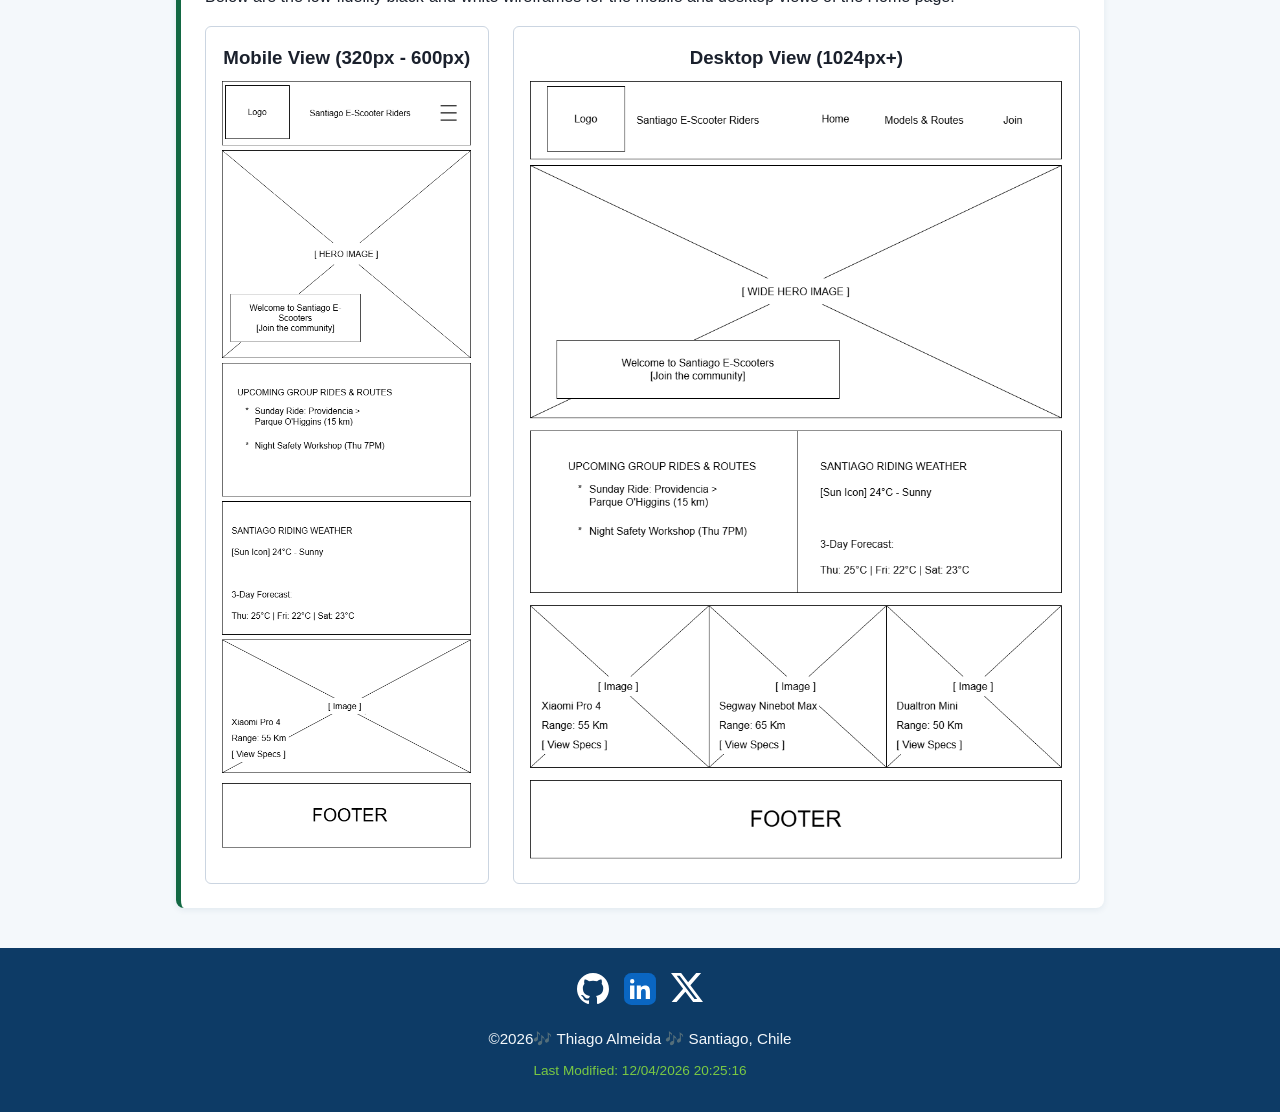
<file: project/siteplan.html>
<!DOCTYPE html>
<html lang="en">
<head>
    <meta charset="UTF-8">
    <meta name="viewport" content="width=device-width, initial-scale=1.0">
    <title>Santiago E-Scooter Riders - Site Plan</title>
    <meta name="description"
      content="E-Scooter Riders (Urban Electric Scooter Community & Guide) Site Plan. WDD 231 assignment.">
    <meta name="author" content="Thiago da Silva Almeida">
    <meta property="og:title" content="Santiago E-Scooter Riders Site Plan">
    <meta property="og:description" content="E-Scooter Riders (Urban Electric Scooter Community & Guide) Site Plan. WDD 231 assignment.">
    <meta property="og:type" content="website">
    <meta property="og:image" content="https://thiagoalmeida001.github.io/wdd231/images/profile.jpg">
    <meta property="og:url" content="https://thiagoalmeida001.github.io/wdd231/">
    
    <link rel="preconnect" href="https://fonts.googleapis.com">
    <link rel="preconnect" href="https://fonts.gstatic.com" crossorigin>
    <link href="https://fonts.googleapis.com/css2?family=Roboto:ital,wght@0,100..900;1,100..900&display=swap" rel="stylesheet">
    
    <link rel="stylesheet" href="styles/normalize.css">
    <link rel="stylesheet" href="styles/siteplan.css">
    <link rel="icon" href="images/favicon.ico">

    <script src="scripts/siteplan.js" defer></script>
</head>
<body>
    <header>
        <img src="images/logo.jpg" alt="Santiago E-Scooter Riders Logo" width="120" height="120">
        <div>
            <h1>Santiago E-Scooter Riders</h1>
            <p>Individual Project Site Plan | Thiago Almeida</p>
        </div>
    </header>

    <main>
        <section class="plan-section">
            <h2>1. Site Name</h2>
            <p><strong>Selected Name:</strong> Santiago E-Scooter Riders</p>
            <p><strong>Reason:</strong> This name clearly identifies both the geographical focus (Santiago, Chile) and the core community (electric scooter commuters and enthusiasts).</p>
        </section>

        <section class="plan-section">
            <h2>2. Site Purpose</h2>
            <p>The purpose of this project is to promote sustainable, efficient urban micro-mobility and help both beginners and experienced riders make informed decisions when choosing an electric scooter, while connecting local riders to share safe routes and maintenance tips.</p>
        </section>

        <section class="plan-section">
            <h2>3. Scenarios</h2>
            <ul>
                <li><strong>Scenario 1:</strong> "I commute 10 km every day from Providencia to Santiago Centro; which electric scooter models have enough battery range and suspension for city bike lanes?"</li>
                <li><strong>Scenario 2:</strong> "What basic safety gear and Chilean traffic regulations do I need to know before riding an e-scooter in the city?"</li>
            </ul>
        </section>

        <section class="plan-section">
            <h2>4. Color Scheme</h2>
            <p>The color palette is extracted directly from the custom logo to represent urban technology, sustainability, and the Andes sky:</p>
            <div class="color-grid">
                <div class="color-swatch" style="background-color: #0D3B66; color: #FFFFFF;">
                    <strong>Primary Color</strong><br>#0D3B66<br><small>Headers, Navbar, Primary Buttons</small>
                </div>
                <div class="color-swatch" style="background-color: #136843; color: #FFFFFF;">
                    <strong>Secondary Color</strong><br>#136843<br><small>Subheadings (h3), Borders, Links</small>
                </div>
                <div class="color-swatch" style="background-color: #7AC943; color: #0D3B66;">
                    <strong>Accent Color</strong><br>#7AC943<br><small>Highlights, Badges, Hover Effects</small>
                </div>
                <div class="color-swatch" style="background-color: #F4F8FB; color: #1A202C; border: 1px solid #CBD5E1;">
                    <strong>Background Color</strong><br>#F4F8FB<br><small>Page Background & Card Containers</small>
                </div>
            </div>
        </section>

        <section class="plan-section">
            <h2>5. Typography</h2>
            <div class="typo-box">
                <h3 style="font-family: 'Montserrat', sans-serif;">Heading Font: Montserrat (Bold / Semi-Bold)</h3>
                <p>Used for all major headings (<code>h1</code>, <code>h2</code>, <code>h3</code>) and navigation links to give a modern, geometric, and sporty feel.</p>
            </div>
            <div class="typo-box">
                <p style="font-family: 'Open Sans', sans-serif;"><strong>Body Font: Open Sans (Regular / Semi-Bold)</strong> — Used for all paragraphs, model specifications, form labels, and footer text to guarantee high readability across mobile and desktop screens.</p>
            </div>
        </section>

        <section class="plan-section">
            <h2>6. Wireframes (Home Page)</h2>
            <p>Below are the low-fidelity black-and-white wireframes for the mobile and desktop views of the Home page:</p>
            <div class="wireframe-grid">
                <div class="wireframe-box">
                    <h3>Mobile View (320px - 600px)</h3>
                    <img src="images/wireframe-mobile.png" alt="Mobile Wireframe Sketch for Home Page" loading="lazy">
                </div>
                <div class="wireframe-box">
                    <h3>Desktop View (1024px+)</h3>
                    <img src="images/wireframe-large.png" alt="Desktop Wireframe Sketch for Home Page" loading="lazy">
                </div>
            </div>
        </section>
    </main>

    <footer>
        <div class="social-links">
            <a href="https://github.com" target="_blank" aria-label="Visita mi perfil de GitHub">
                <img src="images/github-white-icon.svg" alt="" width="30" height="30">
            </a>
            <a href="https://linkedin.com" target="_blank" aria-label="Visita mi perfil de LinkedIn">
                <img src="images/linkedin-app-icon.svg" alt="" width="30" height="30">
            </a>
            <a href="https://x.com" target="_blank" aria-label="Visita mi perfil de X">
                <img src="images/x-social-media-white-icon.svg" alt="" width="30" height="30">
            </a>
        </div>
        <p>&copy;<span id="currentyear"></span>🎶 Thiago Almeida 🎶 Santiago, Chile</p>
        <p id="lastModified"></p>
    </footer>
</body>
</html>
</file>
<file: styles/base.css>
:root {
    --primary-color: #2c3e50;
    --secondary-color: #34495e;
    --accent-color: #f1c40f;
    --bg-color: #ffffff;
    --body-bg: #f4f6f9;
    --text-color: #333333;
    --completed-color: #d4edda;
    --completed-text: #155724;
    --completed-border: #c3e6cb;
}

* {
    margin: 0;
    padding: 0;
    box-sizing: border-box;
    font-family: 'Roboto', sans-serif;
}

body {
    background-color: var(--body-bg);
    color: var(--text-color);
}

header {
    background-color: var(--bg-color);
    padding: 0.5rem 1rem;
    border-bottom: 1px solid #ddd; 
}

.logo-title-group {
    display: flex;
    align-items: center;
    justify-content: space-between; 
    width: 100%;
}

.logo-title-group div {
    display: flex;
    align-items: center;
    gap: 0.75rem;
}

header img {
    width: 50px; 
    height: auto;
}

header span {
    font-size: 1.1rem;
    font-weight: bold;
    color: var(--primary-color);
}

#menu-toggle {
    background: #e0e0e0; 
    border: 1px solid #b8b8b8;
    font-size: 1.5rem;
    padding: 5px 12px;
    cursor: pointer;
    color: #000000;
    font-weight: bold;
    border-radius: 4px;
}

.navigation {
    display: none; 
    list-style: none;
    flex-direction: column;
    width: 100%;
    background-color: var(--primary-color); 
    margin-top: 0.5rem;
}

.navigation.open {
    display: flex; 
}

.navigation li {
    width: 100%;
    border-bottom: 1px solid var(--secondary-color); 
}


.navigation a {
    display: block;
    color: #ffffff; 
    padding: 14px;
    text-decoration: none;
    text-align: left; 
    font-size: 1.05rem;
}

.navigation a:hover {
    background-color: var(--secondary-color);
}

main {
    max-width: 1000px;
    margin: 0 auto;
    padding: 1rem;
    display: flex;
    flex-direction: column; 
    gap: 20px;
}

.main-title {
    font-size: 2rem;
    color: var(--primary-color);
    margin-bottom: 5px;
}

.card {
    background-color: #ffffff;
    border: 1px solid #dcdde1;
    border-radius: 8px;
    overflow: hidden;
    box-shadow: 0 4px 6px rgba(0, 0, 0, 0.05);
}

.card h2 {
    background-color: var(--primary-color); 
    color: #ffffff;
    padding: 12px 20px;
    font-size: 1.1rem;
    text-align: center;
}

.about-content {
    padding: 20px;
}

.about-content p {
    line-height: 1.6;
    font-size: 1rem;
}

.profile {
    display: flex;
    justify-content: center;
    padding: 20px;
}

.profile-img {
    width: 100%;
    max-width: 250px; 
    height: auto;
    border-radius: 4px;
    object-fit: cover;
}

.course-filters {
    display: flex;
    justify-content: center;
    gap: 10px;
    padding: 15px;
}

.course-filters button {
    padding: 10px 20px;
    font-size: 0.95rem;
    font-weight: bold;
    background-color: var(--primary-color);
    color: white;
    border: none;
    border-radius: 4px;
    cursor: pointer;
    transition: background-color 0.2s;
}

.course-filters button:hover {
    background-color: var(--secondary-color);
}

.courses-container {
    display: grid;
    grid-template-columns: 1fr; 
    gap: 15px;
    padding: 15px;
}

.course-card {
    background-color: #e2e8f0;
    color: #1a202c;
    border: 1px solid #cbd5e0;
    padding: 20px;
    border-radius: 6px;
    text-align: center;
    font-weight: bold;
    cursor: pointer;
}

.course-card.completed {
    background-color: var(--completed-color);
    color: var(--completed-text);
    border: 1px solid var(--completed-border);
}

.credits-total {
    text-align: center;
    font-size: 1.1rem;
    font-weight: bold;
    padding: 15px;
    color: var(--primary-color);
}

footer {
    background-color: #1a252f;
    color: #ffffff;
    text-align: center;
    padding: 25px 10px;
    margin-top: 40px;
}

.social-links {
    display: flex;
    justify-content: center;
    gap: 15px;
    margin-bottom: 15px;
}

.social-links a {
    color: white;
    text-decoration: none;
    font-size: 0.95rem;
}

.social-links a:hover {
    color: var(--accent-color);
    text-decoration: underline;
    transform: scale(1.1);
}

.social-links img {
    width: 32px;
    height: auto;
    transition: transform 0.2s ease;
}

footer p {
    margin-bottom: 8px;
    font-size: 0.95rem;
}

#lastModified {
    color: var(--accent-color); 
    font-size: 0.85rem;
}

dialog {
    border: 1px solid rgb(0 0 0 / 50%);
    margin: auto;
    border-radius: .25rem;
    padding: 1.5rem;
    background-color: #fff;
    box-shadow: 0 0 10px rgb(0 0 0 / 50%);
    width: 90%;
    max-width: 600px;
}

dialog::backdrop {
    background-color: rgb(0 0 0 / 50%);
}

dialog button{
    position: absolute;
    top: 15px;
    right: 15px;
    padding: .4rem .8rem;
    cursor: pointer;
    border: 1px solid rgb(0 0 0 / 10%);
    background-color: #f4f4f4;
    border-radius: 4px;
}

dialog button:hover {
    background-color: #e0e0e0;
}

dialog h2 {
    padding-right: 45px;
    margin-bottom: 0.25rem;
}

dialog h3 {
    margin-bottom: 1rem;
    color: #555;
}

dialog p {
    margin-bottom: 0.6rem;
    line-height: 1.4;
}
</file>
<file: styles/large-base.css>
@media (min-width: 768px) {
    
    header {
        display: flex;
        justify-content: space-between;
        align-items: center;
        padding: 1rem 2rem;
    }

    header img {
        width: 120px;
        height: auto;
        transition: width 0.3s ease;
    }

    #menu-toggle {
        display: none;
    }

    .navigation {
        display: flex;
        flex-direction: row;
        position: static;
        width: auto;
        background-color: transparent;
        box-shadow: none;
        padding: 0;
        gap: 1.5rem;
    }

    .navigation a {
        color: var(--primary-color);
        padding: 0.5rem 1rem;
        border-radius: 4px;
        transition: all 0.3s ease;
    }

    .navigation a:hover {
        background-color: var(--primary-color);
        color: #ffffff;
        text-decoration: none;
    }

    main {
        display: grid;
        grid-template-columns: 2fr 1fr;
        gap: 25px;
        padding: 2rem;
    }

    .main-title {
        grid-column: 1 / -1;
        font-size: 2.5rem;
        padding: 0;
    }

    .card:nth-of-type(3) {
        grid-column: 1 / -1;
    }

    .about-content {
        display: flex;
        flex-direction: column;
        justify-content: center;
        height: 100%;
    }

    .courses-container {
        grid-template-columns: repeat(3, 1fr);
        gap: 20px;
    }
}
</file>
<file: chamberpage/styles/chamber.css>
:root {
    --primary-color: #2c3e50;
    --secondary-color: #34495e;
    --accent-color: #f1c40f;
    --bg-color: #ffffff;
    --body-bg: #f4f6f9;
    --text-color: #333333;
    --completed-color: #d4edda;
    --completed-text: #155724;
    --completed-border: #c3e6cb;
}

* {
    margin: 0;
    padding: 0;
    box-sizing: border-box;
    font-family: 'Roboto', sans-serif;
}

body {
    background-color: var(--body-bg);
    color: var(--text-color);
}

header {
    background-color: var(--bg-color);
    padding: 0.5rem 1rem;
    border-bottom: 1px solid #ddd; 
}

.logo-title-group {
    display: flex;
    align-items: center;
    justify-content: space-between; 
    width: 100%;
}

.logo-title-group div {
    display: flex;
    align-items: center;
    gap: 0.75rem;
}

header img {
    width: 50px; 
    height: auto;
}

header span {
    font-size: 1.1rem;
    font-weight: bold;
    color: var(--primary-color);
}

#menu-toggle {
    background: #e0e0e0; 
    border: 1px solid #b8b8b8;
    font-size: 1.5rem;
    padding: 5px 12px;
    cursor: pointer;
    color: #000000;
    font-weight: bold;
    border-radius: 4px;
}

.navigation {
    display: none; 
    list-style: none;
    flex-direction: column;
    width: 100%;
    background-color: var(--primary-color); 
    margin-top: 0.5rem;
}

.navigation.open {
    display: flex; 
}

.navigation li {
    width: 100%;
    border-bottom: 1px solid var(--secondary-color); 
}


.navigation a {
    display: block;
    color: #ffffff; 
    padding: 14px;
    text-decoration: none;
    text-align: left; 
    font-size: 1.05rem;
}

.navigation a:hover {
    background-color: var(--secondary-color);
}

main {
    max-width: 1000px;
    margin: 0 auto;
    padding: 1rem;
    display: flex;
    flex-direction: column; 
    gap: 20px;
}

.directory-menu {
    display: flex;
    justify-content: center;
    gap: 15px;
    margin-bottom: 10px;
}

.directory-menu button {
    background-color: #ffffff;
    border: 1px solid var(--secondary-color);
    color: var(--primary-color);
    padding: 10px 18px;
    font-size: 0.95rem;
    cursor: pointer;
    border-radius: 4px;
    font-weight: 500;
    transition: all 0.2s ease;
}

.directory-menu button.active, 
.directory-menu button:hover {
    background-color: var(--primary-color);
    color: #ffffff;
    border-color: var(--primary-color);
}

.grid-layout {
    display: grid;
    grid-template-columns: repeat(auto-fit, minmax(280px, 1fr));
    gap: 20px;
}

.grid-layout .member-card {
    background-color: #ffffff;
    border: 1px solid #e0e0e0;
    border-radius: 8px;
    padding: 20px;
    text-align: center;
    box-shadow: 0 2px 5px rgba(0,0,0,0.05);
    display: flex;
    flex-direction: column;
    align-items: center;
    gap: 10px;
}

.grid-layout .member-card img {
    max-height: 100px;
    object-fit: contain;
    margin-bottom: 10px;
}

.list-layout {
    display: flex;
    flex-direction: column;
    gap: 10px;
}

.list-layout .member-card {
    background-color: #ffffff;
    border: 1px solid #e0e0e0;
    padding: 15px 20px;
    display: flex;
    flex-direction: column;
    gap: 8px;
    border-radius: 4px;
}

.list-layout .member-card img {
    display: none;
}

.member-card h3 {
    color: var(--primary-color);
    font-size: 1.2rem;
}

.member-card p {
    font-size: 0.9rem;
    color: #666666;
}

.member-card .web-link {
    color: var(--primary-color);
    font-weight: bold;
    text-decoration: none;
    font-size: 0.9rem;
}

.member-card .web-link:hover {
    text-decoration: underline;
}

.badge {
    display: inline-block;
    padding: 4px 10px;
    font-size: 0.75rem;
    font-weight: bold;
    border-radius: 20px;
    text-transform: uppercase;
    margin-top: 5px;
}

.badge.gold {
    background-color: #fef9e7;
    color: #b7950b;
    border: 1px solid var(--accent-color);
}

.badge.silver {
    background-color: #f2f4f4;
    color: #7f8c8d;
    border: 1px solid #bdc3c7;
}

.badge.member {
    background-color: #eaf2f8;
    color: #2980b9;
    border: 1px solid #a9cce3;
}

footer {
    background-color: #1a252f;
    color: #ffffff;
    text-align: center;
    padding: 25px 10px;
    margin-top: 40px;
}

.social-links {
    display: flex;
    justify-content: center;
    gap: 15px;
    margin-bottom: 15px;
}

.social-links a {
    color: white;
    text-decoration: none;
    font-size: 0.95rem;
}

.social-links a:hover {
    color: var(--accent-color);
    text-decoration: underline;
    transform: scale(1.1);
}

.social-links img {
    width: 32px;
    height: auto;
    transition: transform 0.2s ease;
}

footer p {
    margin-bottom: 8px;
    font-size: 0.95rem;
}

#lastModified {
    color: var(--accent-color); 
    font-size: 0.85rem;
}
</file>
<file: chamberpage/styles/chamber-large.css>
@media (min-width: 768px) {
    
    header {
        display: flex;
        justify-content: space-between;
        align-items: center;
        padding: 1rem 2rem;
    }

    header img {
        width: 120px;
        height: auto;
        transition: width 0.3s ease;
    }

    #menu-toggle {
        display: none;
    }

    .navigation {
        display: flex;
        flex-direction: row;
        position: static;
        width: auto;
        background-color: transparent;
        box-shadow: none;
        padding: 0;
        gap: 1.5rem;
    }

    .navigation a {
        color: var(--primary-color);
        padding: 0.5rem 1rem;
        border-radius: 4px;
        transition: all 0.3s ease;
    }

    .navigation a:hover {
        background-color: var(--primary-color);
        color: #ffffff;
        text-decoration: none;
    }

    .list-layout .member-card {
        flex-direction: row;
        justify-content: space-between;
        align-items: center;
    }
    
    .list-layout .member-card h3 {
        flex: 1;
        min-width: 150px;
    }
    
    .list-layout .member-card p,
    .list-layout .member-card a {
        flex: 1;
    }

}
</file>
<file: chamber/styles/chamber.css>
:root {
    --primary-color: #2c3e50;
    --secondary-color: #34495e;
    --accent-color: #f1c40f;
    --bg-color: #ffffff;
    --body-bg: #f4f6f9;
    --text-color: #333333;
}

* {
    margin: 0;
    padding: 0;
    box-sizing: border-box;
    font-family: 'Roboto', sans-serif;
}

body {
    background-color: var(--body-bg);
    color: var(--text-color);
}

header {
    background-color: var(--bg-color);
    padding: 0.5rem 1rem;
    border-bottom: 1px solid #ddd; 
}

.logo-title-group {
    display: flex;
    align-items: center;
    justify-content: space-between; 
    width: 100%;
}

.logo-title-group div {
    display: flex;
    align-items: center;
    gap: 0.75rem;
}

header img {
    width: 50px; 
    height: auto;
}

header span {
    font-size: 1.1rem;
    font-weight: bold;
    color: var(--primary-color);
}

#menu-toggle {
    background: #e0e0e0; 
    border: 1px solid #b8b8b8;
    font-size: 1.5rem;
    padding: 5px 12px;
    cursor: pointer;
    color: #000000;
    font-weight: bold;
    border-radius: 4px;
}

.navigation {
    display: none; 
    list-style: none;
    flex-direction: column;
    width: 100%;
    background-color: var(--primary-color); 
    margin-top: 0.5rem;
}

.navigation.open {
    display: flex; 
}

.navigation li {
    width: 100%;
    border-bottom: 1px solid var(--secondary-color); 
}


.navigation a {
    display: block;
    color: var(--bg-color); 
    padding: 14px;
    text-decoration: none;
    text-align: left; 
    font-size: 1.05rem;
}

.navigation a:hover {
    background-color: var(--secondary-color);
}

.navigation a.active {
    background-color: var(--secondary-color);
    color: var(--accent-color);
    font-weight: bold;
}

main {
    max-width: 1000px;
    margin: 0 auto;
    padding: 1rem;
    display: flex;
    flex-direction: column; 
    gap: 20px;
}

.directory-menu {
    display: flex;
    justify-content: center;
    gap: 15px;
    margin-bottom: 10px;
}

.directory-menu button {
    background-color: var(--bg-color);
    border: 1px solid var(--secondary-color);
    color: var(--primary-color);
    padding: 10px 18px;
    font-size: 0.95rem;
    cursor: pointer;
    border-radius: 4px;
    font-weight: 500;
    transition: all 0.2s ease;
}

.directory-menu button.active, 
.directory-menu button:hover {
    background-color: var(--primary-color);
    color: var(--bg-color);
    border-color: var(--primary-color);
}

.grid-layout {
    display: grid;
    grid-template-columns: repeat(auto-fit, minmax(280px, 1fr));
    gap: 20px;
}

.grid-layout .member-card {
    background-color: var(--bg-color);
    border: 1px solid #e0e0e0;
    border-radius: 8px;
    padding: 20px;
    text-align: center;
    box-shadow: 0 2px 5px rgba(0,0,0,0.05);
    display: flex;
    flex-direction: column;
    align-items: center;
    gap: 10px;
}

.grid-layout .member-card img {
    max-height: 100px;
    object-fit: contain;
    margin-bottom: 10px;
}

.list-layout {
    display: flex;
    flex-direction: column;
    gap: 10px;
}

.list-layout .member-card {
    background-color: var(--bg-color);
    border: 1px solid #e0e0e0;
    padding: 15px 20px;
    display: flex;
    flex-direction: column;
    gap: 8px;
    border-radius: 4px;
}

.list-layout .member-card img {
    display: none;
}

.member-card h2 {
    color: var(--primary-color);
    font-size: 1.2rem;
}

.member-card p {
    font-size: 0.9rem;
    color: #666666;
}

.member-card .web-link {
    color: var(--primary-color);
    font-weight: bold;
    text-decoration: none;
    font-size: 0.9rem;
}

.member-card .web-link:hover {
    text-decoration: underline;
}

.badge {
    display: inline-block;
    padding: 6px 12px;
    font-size: 0.75rem;
    font-weight: bold;
    border-radius: 20px;
    text-transform: uppercase;
    margin-top: 5px;
}

.badge.gold {
    background-color: #f7e1a0;
    color: #5d4300;
    border: 1px solid #b7950b;
}

.badge.silver {
    background-color: #e2e4e6;
    color: #424949;
    border: 1px solid #7f8c8d;
}

.badge.member {
    background-color: #d4e6f1;
    color: #1b4f72;
    border: 1px solid #2980b9;
}

footer {
    background-color: #1a252f;
    color: var(--bg-color);
    text-align: center;
    padding: 25px 10px;
    margin-top: 40px;
}

.social-links {
    display: flex;
    justify-content: center;
    gap: 15px;
    margin-bottom: 15px;
}

.social-links a {
    color: var(--bg-color);
    text-decoration: none;
    font-size: 0.95rem;
}

.social-links a:hover {
    color: var(--accent-color);
    text-decoration: underline;
    transform: scale(1.1);
}

.social-links img {
    width: 32px;
    height: auto;
    transition: transform 0.2s ease;
}

footer p {
    margin-bottom: 8px;
    font-size: 0.95rem;
}

#lastModified {
    color: var(--accent-color); 
    font-size: 0.85rem;
}

.hero-container {
    position: relative;
    width: 100%;
    overflow: hidden;
    border-radius: 8px;
    box-shadow: 0 4px 8px rgba(0,0,0,0.1);
}

.hero-container img {
    width: 100%;
    height: auto;
    max-height: 450px;
    object-fit: cover;
    display: block;
}

.hero-overlay {
    position: absolute;
    bottom: 20px;
    left: 20px;
    right: 20px;
    background-color: rgba(44, 62, 80, 0.88); 
    color: var(--bg-color);
    padding: 20px;
    border-radius: 6px;
    max-width: 550px;
}

.hero-overlay h1 {
    font-size: 1.4rem;
    margin-bottom: 8px;
    color: var(--bg-color);
}

.hero-overlay p {
    font-size: 0.95rem;
    margin-bottom: 15px;
    line-height: 1.4;
}

.cta-button {
    display: inline-block;
    background-color: var(--accent-color); 
    color: #1a252f; 
    padding: 10px 20px;
    font-weight: bold;
    text-decoration: none;
    border-radius: 4px;
    font-size: 1rem;
    transition: transform 0.2s ease, background-color 0.2s ease;
}

.cta-button:hover {
    background-color: #d4ac0d;
    transform: scale(1.03);
}

.home-grid {
    display: grid;
    grid-template-columns: 1fr; 
    gap: 20px;
}

.events-card {
    background-color: var(--bg-color);
    border: 1px solid #e0e0e0;
    border-radius: 8px;
    padding: 20px;
    box-shadow: 0 2px 5px rgba(0,0,0,0.05);
}

.events-card h2 {
    color: var(--primary-color);
    border-bottom: 2px solid var(--accent-color);
    padding-bottom: 8px;
    margin-bottom: 15px;
    font-size: 1.4rem;
}

.event-item {
    margin-bottom: 15px;
    padding-bottom: 15px;
    border-bottom: 1px solid #eeeeee;
}

.event-item:last-child {
    margin-bottom: 0;
    padding-bottom: 0;
    border-bottom: none;
}

.event-item h3 {
    color: var(--secondary-color);
    font-size: 1.1rem;
    margin-bottom: 5px;
}

.event-item p {
    font-size: 0.9rem;
    color: #555555;
    margin-bottom: 4px;
}

.weather-card, 
.spotlights-section {
    background-color: var(--bg-color);
    border: 1px solid #e0e0e0;
    border-radius: 8px;
    padding: 20px;
    box-shadow: 0 2px 5px rgba(0,0,0,0.05);
}

.weather-card h2, 
.spotlights-section h2 {
    color: var(--primary-color);
    border-bottom: 2px solid var(--accent-color);
    padding-bottom: 8px;
    margin-bottom: 15px;
    font-size: 1.4rem;
}

.current-weather {
    display: flex;
    align-items: center;
    justify-content: center;
    gap: 15px;
    background-color: var(--body-bg);
    padding: 15px;
    border-radius: 6px;
    margin-bottom: 15px;
}

#current-temp {
    font-size: 2rem;
    font-weight: bold;
    color: var(--primary-color);
}

.current-weather figcaption {
    font-size: 1.1rem;
    color: var(--secondary-color);
    font-weight: 500;
}

#forecast-container {
    text-align: center;
}

#forecast-container h3 {
    font-size: 1.1rem;
    color: var(--secondary-color);
    margin-bottom: 10px;
}

#forecast-container p {
    padding: 8px;
    border-bottom: 1px solid #eeeeee;
    font-size: 0.95rem;
}

#forecast-container p:last-child {
    border-bottom: none;
}

#spotlight-container {
    display: grid;
    grid-template-columns: 1fr; 
    gap: 20px;
}

.spotlight-card {
    background-color: var(--body-bg);
    border: 1px solid #dcdcdc;
    border-radius: 8px;
    padding: 15px;
    text-align: center;
    display: flex;
    flex-direction: column;
    align-items: center;
    gap: 8px;
    transition: transform 0.2s ease, box-shadow 0.2s ease;
}

.spotlight-card:hover {
    transform: translateY(-4px);
    box-shadow: 0 4px 10px rgba(0,0,0,0.1);
}

.spotlight-card h3 {
    color: var(--primary-color);
    font-size: 1.2rem;
}

.spotlight-card img {
    max-height: 80px;
    width: auto;
    object-fit: contain;
    margin: 5px 0;
}

.spotlight-card p {
    font-size: 0.9rem;
    color: #555555;
}

.spotlight-card a {
    display: inline-block;
    margin-top: 8px;
    padding: 6px 14px;
    background-color: var(--primary-color);
    color: var(--bg-color);
    text-decoration: none;
    border-radius: 4px;
    font-size: 0.9rem;
    font-weight: bold;
    transition: background-color 0.2s ease;
}

.spotlight-card a:hover {
    background-color: var(--secondary-color);
}

.confirmation-card {
    background-color: var(--bg-color);
    border: 1px solid #e0e0e0;
    border-radius: 8px;
    padding: 30px;
    box-shadow: 0 2px 8px rgba(0,0,0,0.08);
    max-width: 650px;
    margin: 20px auto;
}

.confirmation-card h1 {
    color: var(--primary-color);
    border-bottom: 2px solid var(--accent-color);
    padding-bottom: 10px;
    margin-bottom: 15px;
}

.submission-details {
    background-color: var(--body-bg);
    border-left: 4px solid var(--primary-color);
    padding: 20px;
    margin: 20px 0;
    border-radius: 4px;
}

.submission-details h2 {
    font-size: 1.2rem;
    color: var(--secondary-color);
    margin-bottom: 12px;
}

.submission-details p {
    margin-bottom: 8px;
    font-size: 0.95rem;
}

.join-main h1 {
    color: var(--primary-color);
    margin-bottom: 10px;
}

.join-layout {
    display: grid;
    grid-template-columns: 1fr;
    gap: 25px;
    align-items: start;
}

.membership-form {
    background-color: var(--bg-color);
    border: 1px solid #e0e0e0;
    border-radius: 8px;
    padding: 25px;
    box-shadow: 0 2px 6px rgba(0,0,0,0.06);
    display: flex;
    flex-direction: column;
    gap: 15px;
}

.membership-form h2 {
    color: var(--primary-color);
    border-bottom: 2px solid var(--accent-color);
    padding-bottom: 8px;
    margin-bottom: 5px;
    font-size: 1.3rem;
}

.membership-form label {
    display: flex;
    flex-direction: column;
    gap: 6px;
    font-weight: 500;
    color: var(--secondary-color);
    font-size: 0.95rem;
}

.membership-form input[type="text"],
.membership-form input[type="email"],
.membership-form input[type="tel"],
.membership-form textarea {
    padding: 10px 12px;
    border: 1px solid #cccccc;
    border-radius: 4px;
    font-size: 1rem;
    width: 100%;
    transition: border-color 0.2s ease, box-shadow 0.2s ease;
}

.membership-form input:focus,
.membership-form textarea:focus {
    outline: none;
    border-color: var(--primary-color);
    box-shadow: 0 0 0 3px rgba(44, 62, 80, 0.15);
}

.membership-form input:required:valid {
    border-left: 4px solid #27ae60;
}

.membership-form input:required:invalid:not(:placeholder-shown) {
    border-left: 4px solid #c0392b;
}

.membership-form fieldset.group {
    border: 1px solid #cccccc;
    border-radius: 6px;
    padding: 15px;
    display: flex;
    flex-direction: column;
    gap: 10px;
}

.membership-form legend {
    font-weight: bold;
    color: var(--primary-color);
    padding: 0 8px;
    font-size: 0.95rem;
}

.membership-form label.radio-label {
    flex-direction: row;
    align-items: center;
    gap: 10px;
    font-weight: normal;
    cursor: pointer;
}

.membership-form input[type="radio"] {
    width: 18px;
    height: 18px;
    cursor: pointer;
}

.submit-btn {
    background-color: var(--primary-color);
    color: var(--bg-color);
    border: none;
    padding: 14px 20px;
    font-size: 1.05rem;
    font-weight: bold;
    border-radius: 6px;
    cursor: pointer;
    margin-top: 10px;
    transition: background-color 0.2s ease, transform 0.1s ease;
}

.submit-btn:hover {
    background-color: var(--secondary-color);
}

.submit-btn:active {
    transform: scale(0.99);
}

.membership-cards {
    display: flex;
    flex-direction: column;
    gap: 15px;
}

.membership-cards h2 {
    color: var(--primary-color);
    font-size: 1.3rem;
    margin-bottom: 5px;
}

@keyframes cardEntrance {
    0% {
        opacity: 0;
        transform: translateY(25px);
    }
    100% {
        opacity: 1;
        transform: translateY(0);
    }
}

.level-card {
    background-color: var(--bg-color);
    border: 1px solid #dcdcdc;
    border-left: 5px solid var(--primary-color);
    border-radius: 8px;
    padding: 18px;
    box-shadow: 0 2px 5px rgba(0,0,0,0.05);
    display: flex;
    flex-direction: column;
    gap: 8px;
    opacity: 0; 
    animation: cardEntrance 0.6s ease-out forwards;
}

.card-anim-1 { animation-delay: 0.1s; border-left-color: #27ae60; }
.card-anim-2 { animation-delay: 0.25s; border-left-color: #cd7f32; }
.card-anim-3 { animation-delay: 0.4s; border-left-color: #7f8c8d; }
.card-anim-4 { animation-delay: 0.55s; border-left-color: var(--accent-color); }

.level-card h3 {
    color: var(--primary-color);
    font-size: 1.15rem;
}

.level-card p {
    font-size: 0.9rem;
    color: #555555;
}

.info-btn {
    align-self: flex-start;
    margin-top: 5px;
    background-color: var(--accent-color);
    color: #1a252f; 
    border: none;
    padding: 8px 14px;
    border-radius: 4px;
    font-weight: bold;
    font-size: 0.9rem;
    cursor: pointer;
    transition: background-color 0.2s ease;
}

.info-btn:hover {
    background-color: #d4ac0d;
}

dialog {
    margin: auto; 
    border: none;
    border-top: 6px solid var(--accent-color); 
    border-radius: 10px;
    padding: 2rem;
    background-color: var(--bg-color);
    box-shadow: 0 15px 35px rgba(0, 0, 0, 0.25);
    width: 90%;
    max-width: 480px;
    color: var(--text-color);
    position: fixed;
    inset: 0;
}

dialog::backdrop {
    background-color: rgba(26, 37, 47, 0.7);
    backdrop-filter: blur(3px); 
}

dialog h3 {
    color: var(--primary-color);
    font-size: 1.4rem;
    margin-bottom: 0.75rem;
    padding-right: 35px; 
    border-bottom: 1px solid #eeeeee;
    padding-bottom: 10px;
}

dialog p {
    font-size: 1.05rem;
    color: var(--secondary-color);
    margin-bottom: 1rem;
    background-color: var(--body-bg);
    padding: 8px 12px;
    border-radius: 6px;
    display: inline-block;
}

dialog ul {
    margin-top: 5px;
    padding-left: 20px;
    line-height: 1.6;
}

dialog li {
    margin-bottom: 8px;
    color: #444444;
}

dialog .close-modal {
    position: absolute;
    top: 15px;
    right: 15px;
    background-color: var(--body-bg);
    border: 1px solid #dcdcdc;
    border-radius: 50%;
    width: 34px;
    height: 34px;
    display: flex;
    align-items: center;
    justify-content: center;
    font-size: 0.9rem;
    cursor: pointer;
    transition: background-color 0.2s ease, transform 0.2s ease;
}

dialog .close-modal:hover {
    background-color: #e0e0e0;
    transform: scale(1.08);
}

#last-visit {
    background-color: var(--primary-color);
    color: var(--bg-color);
    padding: 12px 20px;
    border-radius: 6px;
    border-left: 5px solid var(--accent-color);
    font-weight: 500;
    font-size: 0.95rem;
    box-shadow: 0 2px 5px rgba(0, 0, 0, 0.08);
}

#allplaces section {
    margin: 1rem 0;
    background-color: var(--bg-color);
    border: 1px solid #e0e0e0;
    border-top: 4px solid var(--primary-color);
    border-radius: 8px;
    padding: 18px;
    box-shadow: 0 2px 6px rgba(0, 0, 0, 0.06);
    transition: transform 0.2s ease, box-shadow 0.2s ease;

    display: grid;
    gap: 12px;
    grid-template-areas:
    "name"
    "photograph"
    "description"
    "location" 
    "button";
}

#allplaces section:hover {
    transform: translateY(-3px);
    box-shadow: 0 6px 14px rgba(0, 0, 0, 0.1);
}

#allplaces section h2 {
    grid-area: name;
    color: var(--primary-color);
    font-size: 1.25rem;
    border-bottom: 2px solid var(--accent-color);
    padding-bottom: 6px;
    margin: 0;
}

#allplaces section figure {
    grid-area: photograph;
    margin: 0;
    width: 100%;
    overflow: hidden;
    border-radius: 6px;
}

#allplaces section figure img {
    width: 100%;
    height: 200px;
    object-fit: cover;
    display: block;
    border-radius: 6px;
}

#allplaces section p {
    grid-area: description;
    color: var(--text-color);
    font-size: 0.95rem;
    line-height: 1.5;
    margin: 0;
}

#allplaces section address {
    grid-area: location;
    font-style: normal;
    font-size: 0.85rem;
    font-weight: 600;
    color: var(--secondary-color);
    background-color: var(--body-bg);
    padding: 8px 12px;
    border-radius: 4px;
    border-left: 3px solid var(--secondary-color);
    margin: 0;
}

#allplaces section button {
    grid-area: button;
    background-color: var(--primary-color);
    color: var(--bg-color);
    border: none;
    padding: 10px 18px;
    border-radius: 4px;
    font-size: 0.95rem;
    font-weight: bold;
    cursor: pointer;
    justify-self: start;
    transition: background-color 0.2s ease, transform 0.1s ease;
    margin: 0;
}

#allplaces section button:hover {
    background-color: var(--secondary-color);
}
</file>
<file: chamber/styles/chamber-large.css>
@media (min-width: 768px) {
    
    header {
        display: flex;
        justify-content: space-between;
        align-items: center;
        padding: 1rem 2rem;
    }

    header img {
        width: 120px;
        height: auto;
        transition: width 0.3s ease;
    }

    #menu-toggle {
        display: none;
    }

    .navigation {
        display: flex;
        flex-direction: row;
        position: static;
        width: auto;
        background-color: rgba(0, 0, 0, 0);
        box-shadow: none;
        padding: 0;
        gap: 1.5rem;
    }

    .navigation a {
        color: var(--primary-color);
        padding: 0.5rem 1rem;
        border-radius: 4px;
        transition: all 0.3s ease;
    }

    .navigation a:hover {
        background-color: var(--primary-color);
        color: var(--bg-color);
        text-decoration: none;
    }

    .navigation a.active {
        background-color: var(--primary-color);
        color: var(--bg-color);
        border-bottom: 3px solid var(--accent-color);
        border-radius: 4px 4px 0 0;
    }

    .list-layout .member-card {
        flex-direction: row;
        justify-content: space-between;
        align-items: center;
    }
    
    .list-layout .member-card h3 {
        flex: 1;
        min-width: 150px;
    }
    
    .list-layout .member-card p,
    .list-layout .member-card a {
        flex: 1;
    }

    .hero-overlay {
        bottom: 30px;
        left: 30px;
        padding: 25px;
    }

    .hero-overlay h1 {
        font-size: 1.8rem;
    }

    .home-grid {
        grid-template-columns: 2fr 1fr;
    }

    #spotlight-container {
        grid-template-columns: repeat(3, 1fr);
    }

    #forecast-container {
        display: grid;
        grid-template-columns: repeat(3, 1fr);
        gap: 10px;
        align-items: center;
    }

    #forecast-container h3 {
        grid-column: 1 / -1; 
    }

    #forecast-container p {
        border-bottom: none;
        border-right: 1px solid #ddd;
    }

    #forecast-container p:last-child {
        border-right: none;
    }

    .join-layout {
        grid-template-columns: 2fr 1fr;
    }

}

@media (min-width: 1025px) {
    #allplaces {
        display: grid;
        grid-template-columns: 1fr 1fr;
        gap: 1.5rem;
    }

    #allplaces section {
        margin: 0;
        grid-template-columns: 1fr 220px;
        grid-template-areas:
            "name name"
            "photograph description"
            "photograph description"
            "photograph location" 
            "button button";
    }
}
</file>
<file: chamber/styles/chamber-medium.css>
@media (min-width: 641px) {
    
    #allplaces section {
        grid-template-columns: 300px 1fr;
        grid-template-areas:
            "name name"
            "photograph description"
            "photograph description"
            "photograph location" 
            "button button";
        align-items: center;
    }

    #allplaces section figure img {
        transition: transform 0.3s ease, filter 0.3s ease;
    }

    #allplaces section figure img:hover {
        transform: scale(1.05);
        filter: brightness(1.08);
    }
}
</file>
<file: Practice/styles/animation.css>
* {
    margin: 0;
    padding: 0;
    box-sizing: border-box;
    font-family: 'Roboto', sans-serif;
}

.loader{
    position: relative;
    margin: 2rem;
    width: 50px;
    height: 50px;
    border: 5px solid transparent;
    border-color: #999 transparent #999 transparent;
    border-radius: 50%;
    animation: spin 1.5s linear infinite;
    box-shadow: 0 0 2rem rgb(0 0 255 / 40%);
}

.loader::after{
    content: '⚙️';
    position: absolute;
    top: 50%;
    left: 50%;
    transform: translate(-50%, -50%);
    animation: pulse 1.5s ease-in-out infinite;
}

@keyframes spin{
    100% {transform: rotate(360deg);}
}

@keyframes pulse{
    0%, 100%{transform: translate(-50%, -50%) scale(1);}
    50%{transform: translate(-50%, -50%) scale(1.25);}
}

.loader-t{
    position: relative;
    margin: 2rem;
    width: 50px;
    height: 50px;
    border: 5px solid transparent;
    border-color: #999 transparent #999 transparent;
    border-radius: 50%;
    transition: transform 1.5s linear;
    box-shadow: 0 0 2rem rgb(0 0 255 / 40%);
}

.loader-t::after{
    content: '⚙️';
    position: absolute;
    top: 50%;
    left: 50%;
    transform: translate(-50%, -50%) scale(0);
    transition: transform 1.5s ease-in-out;
    font-size: 2rem;
}

.loader-t:hover {
    transform: rotate(360deg);
}

.loader-t:hover::after{
    transform: translate(-50%, -50%) scale(1.5);
}
</file>
<file: Practice/styles/modal.css>
* {
    margin: 0;
    padding: 0;
    box-sizing: border-box;
    font-family: 'Roboto', sans-serif;
}

dialog {
    width: min(90%, 400px);
    background-color: white;
    border: 1px solid black;
    border-radius: 5px;
    box-shadow: 0 0 10px rgb(0 0 0 / 50%);
    padding: 20px;
}

dialog::backdrop {
    background-color: rgb(0 0 0 / 50%);
}
</file>
<file: project/styles/siteplan.css>
:root {
    --primary-color: #0D3B66;
    --secondary-color: #136843;
    --accent-color: #7AC943;
    --bg-color: #F4F8FB;
    --card-bg: #FFFFFF;
    --text-color: #1A202C;
}

* {
    margin: 0;
    padding: 0;
    box-sizing: border-box;
}

body {
    font-family: 'Open Sans', sans-serif;
    background-color: var(--bg-color);
    color: var(--text-color);
    line-height: 1.6;
}

header {
    background-color: var(--primary-color);
    color: var(--card-bg);
    padding: 1.5rem;
    display: flex;
    flex-direction: column;
    align-items: center;
    text-align: center;
    gap: 1rem;
    border-bottom: 5px solid var(--accent-color);
}

header img {
    background-color: var(--card-bg);
    border-radius: 50%;
    padding: 5px;
    width: 110px;
    height: auto;
}

h1, h2, h3 {
    font-family: 'Montserrat', sans-serif;
}

main {
    max-width: 960px;
    margin: 2rem auto;
    padding: 0 1rem;
    display: flex;
    flex-direction: column;
    gap: 1.5rem;
}

.plan-section {
    background-color: var(--card-bg);
    padding: 1.5rem;
    border-radius: 8px;
    border-left: 5px solid var(--secondary-color);
    box-shadow: 0 2px 6px rgba(13, 59, 102, 0.08);
}

.plan-section h2 {
    color: var(--primary-color);
    margin-bottom: 0.75rem;
    border-bottom: 2px solid var(--bg-color);
    padding-bottom: 0.4rem;
}

.plan-section ul {
    padding-left: 1.5rem;
}

.plan-section li {
    margin-bottom: 0.5rem;
}

.color-grid {
    display: grid;
    grid-template-columns: repeat(auto-fit, minmax(180px, 1fr));
    gap: 1rem;
    margin-top: 1rem;
}

.color-swatch {
    padding: 1.25rem;
    border-radius: 6px;
    text-align: center;
}

.typo-box {
    background-color: var(--bg-color);
    padding: 1rem;
    border-radius: 6px;
    margin-top: 0.75rem;
}

.wireframe-grid {
    display: grid;
    grid-template-columns: 1fr;
    gap: 1.5rem;
    margin-top: 1rem;
}

.wireframe-box {
    border: 1px solid #CBD5E1;
    padding: 1rem;
    border-radius: 6px;
    text-align: center;
}

.wireframe-box img {
    max-width: 100%;
    height: auto;
    margin-top: 0.5rem;
}

footer {
    background-color: var(--primary-color);
    color: var(--bg-color);
    text-align: center;
    padding: 25px 10px;
    margin-top: 40px;
}

.social-links {
    display: flex;
    justify-content: center;
    gap: 15px;
    margin-bottom: 15px;
}

.social-links a {
    color: var(--bg-color);
    text-decoration: none;
    font-size: 0.95rem;
}

.social-links a:hover {
    color: var(--accent-color);
    text-decoration: underline;
    transform: scale(1.1);
}

.social-links img {
    width: 32px;
    height: auto;
    transition: transform 0.2s ease;
}

footer p {
    margin-bottom: 8px;
    font-size: 0.95rem;
}

#lastModified {
    color: var(--accent-color); 
    font-size: 0.85rem;
}

@media (min-width: 768px) {
    header {
        flex-direction: row;
        text-align: left;
        justify-content: center;
    }

    .wireframe-grid {
        grid-template-columns: 1fr 2fr;
    }
}
</file>
